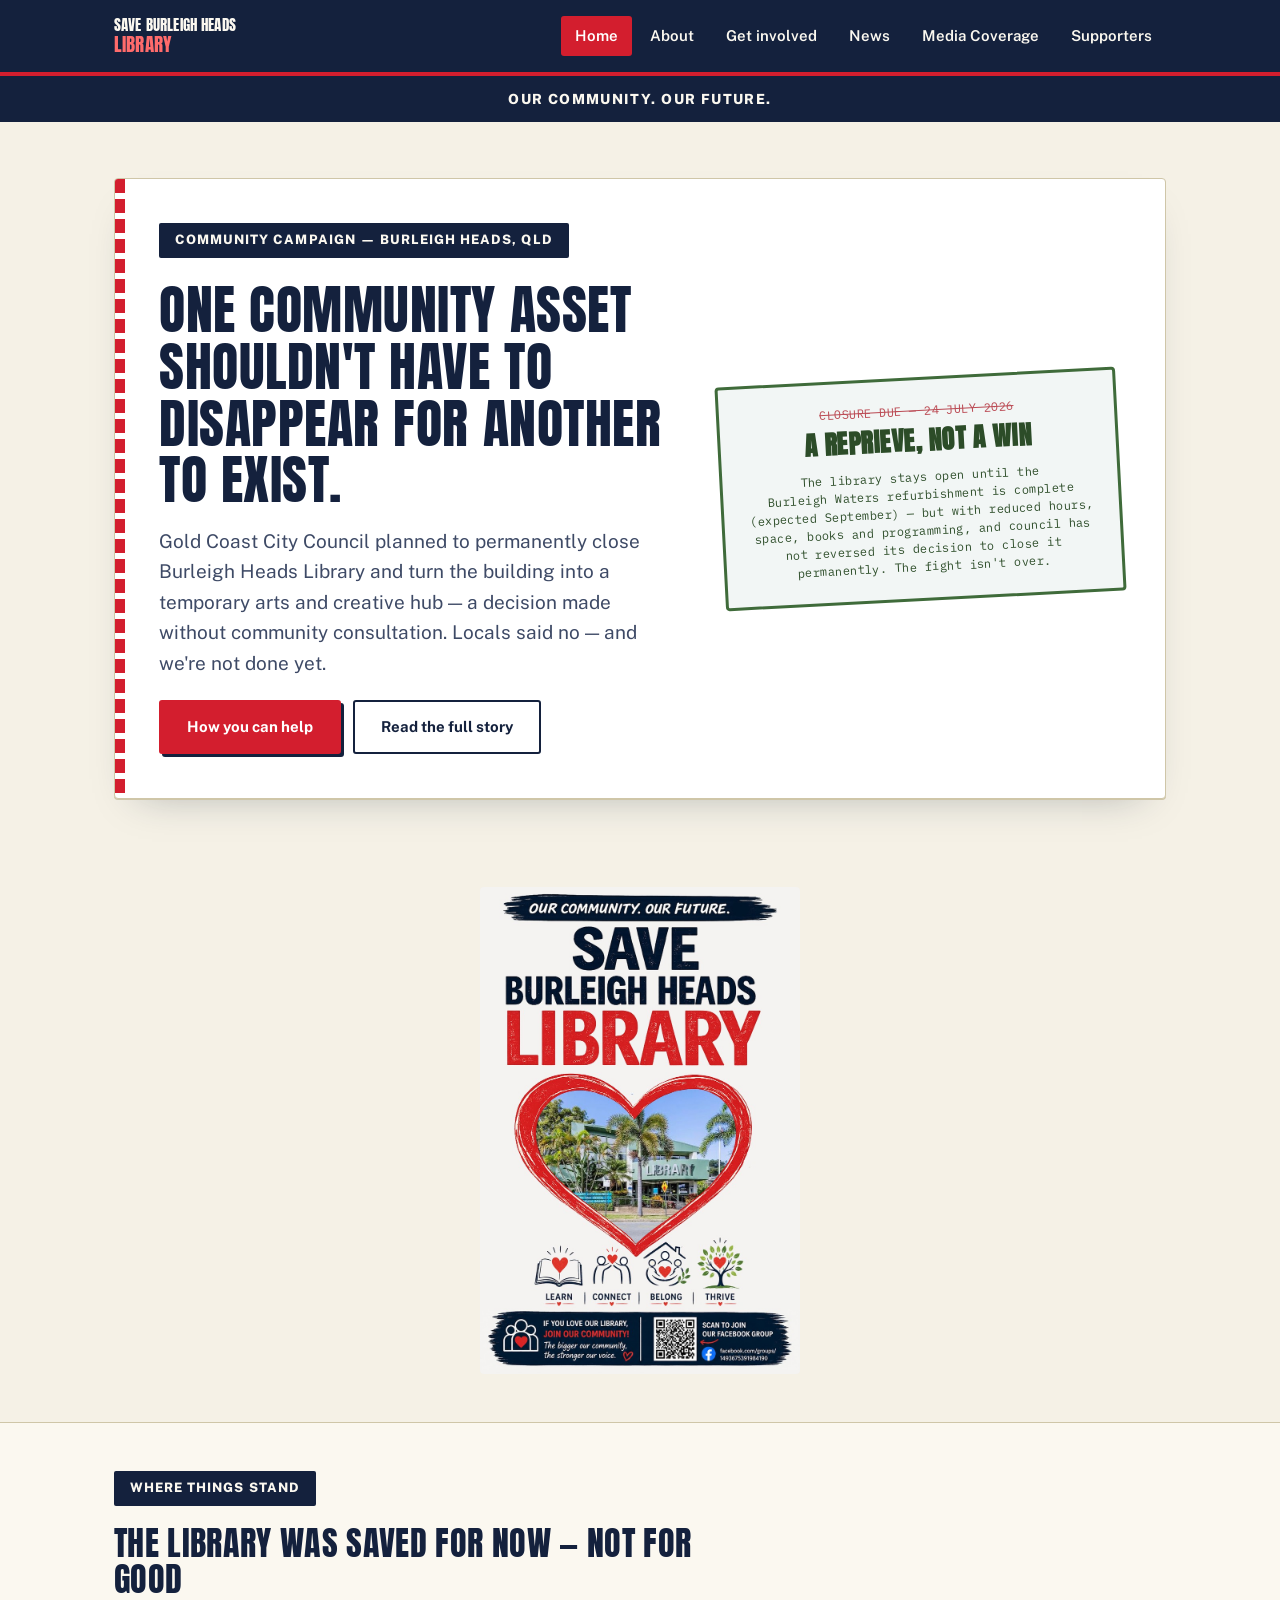
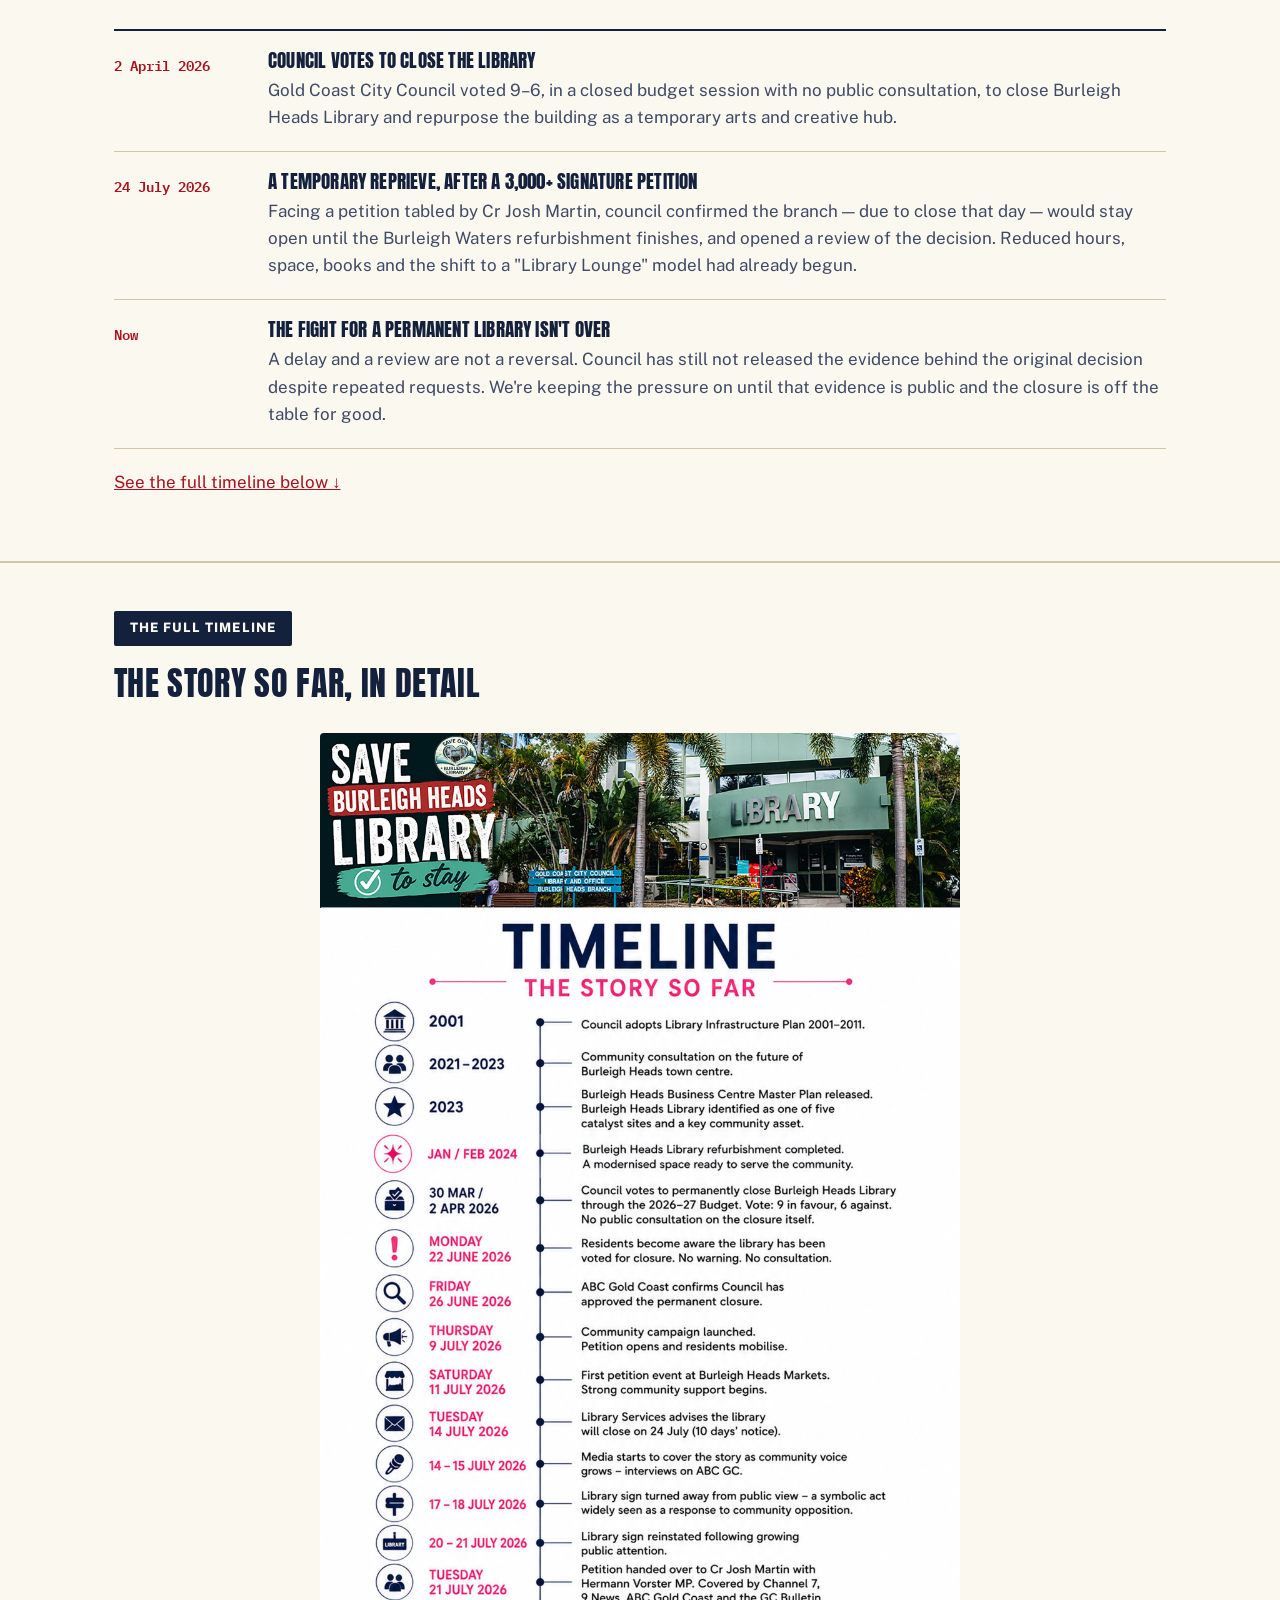
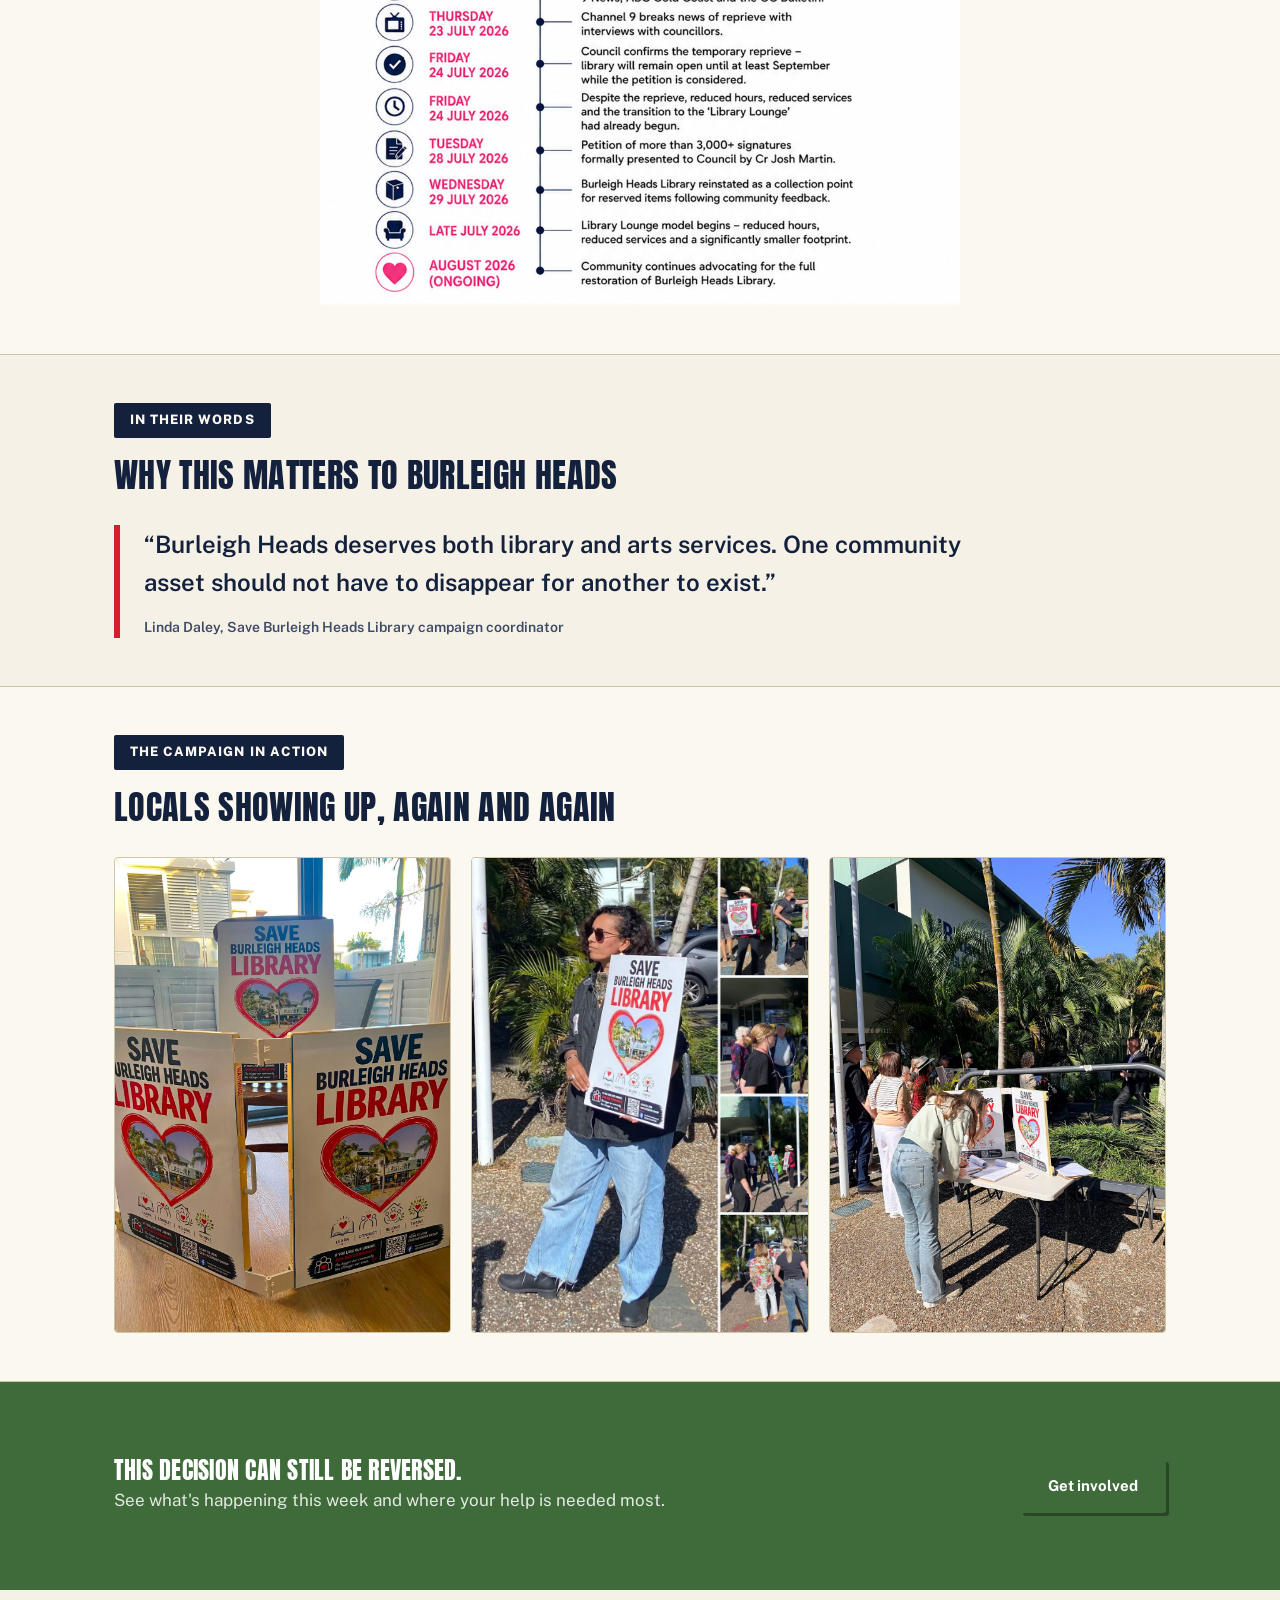
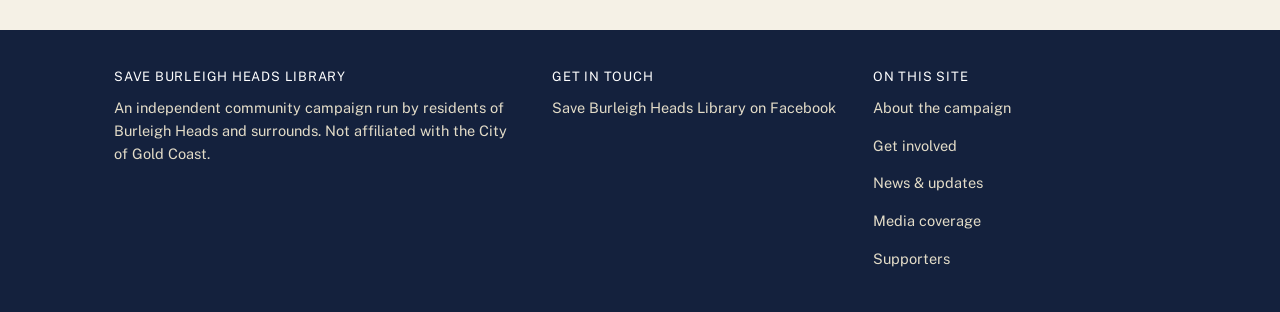
<file: index.html>
<!DOCTYPE html>
<html lang="en-AU">
<head>
<meta charset="UTF-8">
<meta name="viewport" content="width=device-width, initial-scale=1.0">
<title>Save Burleigh Heads Library</title>
<meta name="description" content="A community campaign to keep Burleigh Heads Library open, permanently and in full — not just until the next council decision.">
<link rel="stylesheet" href="style.css">
</head>
<body>

<header class="site-header">
  <div class="wrap">
    <a class="brand" href="index.html">
      <span class="brand-text">SAVE BURLEIGH HEADS<span class="lib">LIBRARY</span></span>
    </a>
    <button class="nav-toggle" aria-expanded="false">Menu ▾</button>
    <nav class="main-nav">
      <ul>
        <li><a href="index.html" class="current">Home</a></li>
        <li><a href="about.html">About</a></li>
        <li><a href="get-involved.html">Get involved</a></li>
        <li><a href="news.html">News</a></li>
        <li><a href="media-coverage.html">Media Coverage</a></li>
        <li><a href="supporters.html">Supporters</a></li>
      </ul>
    </nav>
  </div>
</header>

<main>

  <div class="ribbon">Our community. Our future.</div>

  <section class="hero">
    <div class="wrap">
      <div class="stamp-card">
        <div class="stamp-card-inner">
          <div>
            <p class="eyebrow">Community campaign — Burleigh Heads, QLD</p>
            <h1>One community asset shouldn't have to disappear for another to exist.</h1>
            <p class="lede">Gold Coast City Council planned to permanently close Burleigh Heads Library and turn the building into a temporary arts and creative hub — a decision made without community consultation. Locals said no — and we're not done yet.</p>
            <div class="hero-ctas">
              <a class="btn btn-primary" href="get-involved.html">How you can help</a>
              <a class="btn btn-secondary" href="about.html">Read the full story</a>
            </div>
          </div>
          <div class="status-stamp">
            <div class="small struck">CLOSURE DUE — 24 JULY 2026</div>
            <div class="big">A reprieve, not a win</div>
            <div class="small">The library stays open until the Burleigh&nbsp;Waters refurbishment is complete (expected September) — but with reduced hours, space, books and programming, and council has not reversed its decision to close it permanently. The fight isn't over.</div>
          </div>
        </div>
      </div>
    </div>
  </section>

  <section>
    <div class="wrap">
      <figure class="photo" style="max-width: 320px; margin: 0 auto; border: none;">
        <img src="images/logo-full.jpg" alt="Save Burleigh Heads Library campaign poster" loading="lazy">
      </figure>
    </div>
  </section>

  <section class="alt">
    <div class="wrap">
      <div class="section-head">
        <p class="eyebrow">Where things stand</p>
        <h2>The library was saved for now — not for good</h2>
      </div>
      <div class="ledger">
        <div class="ledger-row">
          <div class="date">2 April 2026</div>
          <div>
            <h3>Council votes to close the library</h3>
            <p>Gold Coast City Council voted 9–6, in a closed budget session with no public consultation, to close Burleigh Heads Library and repurpose the building as a temporary arts and creative hub.</p>
          </div>
        </div>
        <div class="ledger-row">
          <div class="date">24 July 2026</div>
          <div>
            <h3>A temporary reprieve, after a 3,000+ signature petition</h3>
            <p>Facing a petition tabled by Cr Josh Martin, council confirmed the branch — due to close that day — would stay open until the Burleigh Waters refurbishment finishes, and opened a review of the decision. Reduced hours, space, books and the shift to a "Library Lounge" model had already begun.</p>
          </div>
        </div>
        <div class="ledger-row">
          <div class="date">Now</div>
          <div>
            <h3>The fight for a permanent library isn't over</h3>
            <p>A delay and a review are not a reversal. Council has still not released the evidence behind the original decision despite repeated requests. We're keeping the pressure on until that evidence is public and the closure is off the table for good.</p>
          </div>
        </div>
      </div>
      <p style="margin-top: 20px;"><a href="#full-timeline">See the full timeline below ↓</a></p>
    </div>
  </section>

  <section class="alt" id="full-timeline">
    <div class="wrap">
      <div class="section-head">
        <p class="eyebrow">The full timeline</p>
        <h2>The story so far, in detail</h2>
      </div>
      <figure class="photo" style="max-width: 640px; margin: 0 auto; border: none;">
        <img src="images/timeline.jpg" alt="Save Burleigh Heads Library timeline, from the 2001 Library Infrastructure Plan through the 2023 Master Plan, the January/February 2024 refurbishment, the 2026 closure decision, the community campaign and petition, the July 2026 temporary reprieve, and the ongoing advocacy for full restoration" loading="lazy">
      </figure>
    </div>
  </section>

  <section>
    <div class="wrap">
      <div class="section-head">
        <p class="eyebrow">In their words</p>
        <h2>Why this matters to Burleigh Heads</h2>
      </div>
      <blockquote class="quote">
        “Burleigh Heads deserves both library and arts services. One community asset should not have to disappear for another to exist.”
        <cite>Linda Daley, Save Burleigh Heads Library campaign coordinator</cite>
      </blockquote>
    </div>
  </section>

  <section class="alt">
    <div class="wrap">
      <div class="section-head">
        <p class="eyebrow">The campaign in action</p>
        <h2>Locals showing up, again and again</h2>
      </div>
      <div class="card-grid">
        <figure class="photo">
          <img src="images/aframe-signs.jpg" alt="Save Burleigh Heads Library A-frame signs outside the library" loading="lazy">
          <figcaption>Campaign signage outside Burleigh Heads Library</figcaption>
        </figure>
        <figure class="photo">
          <img src="images/canvasser-sign.jpg" alt="Campaign volunteer holding a Save Burleigh Heads Library sign" loading="lazy">
          <figcaption>A volunteer at a community rally</figcaption>
        </figure>
        <figure class="photo">
          <img src="images/petition-table.jpg" alt="Residents signing the petition at a table outside the library" loading="lazy">
          <figcaption>Signing the petition outside council chambers</figcaption>
        </figure>
      </div>
    </div>
  </section>

  <section class="callout-strip">
    <div class="wrap">
      <div>
        <h2>This decision can still be reversed.</h2>
        <p>See what's happening this week and where your help is needed most.</p>
      </div>
      <a class="btn btn-on-dark" href="get-involved.html">Get involved</a>
    </div>
  </section>

</main>

<footer>
  <div class="wrap">
    <div>
      <h4>Save Burleigh Heads Library</h4>
      <p>An independent community campaign run by residents of Burleigh Heads and surrounds. Not affiliated with the City of Gold Coast.</p>
    </div>
    <div>
      <h4>Get in touch</h4>
      <p><a href="https://www.facebook.com/share/g/1Whj6Vqjcn/">Save Burleigh Heads Library on Facebook</a></p>
    </div>
    <div>
      <h4>On this site</h4>
      <p><a href="about.html">About the campaign</a></p>
      <p><a href="get-involved.html">Get involved</a></p>
      <p><a href="news.html">News &amp; updates</a></p>
      <p><a href="media-coverage.html">Media coverage</a></p>
      <p><a href="supporters.html">Supporters</a></p>
    </div>
  </div>
</footer>

<script src="script.js"></script>
</body>
</html>
</file>
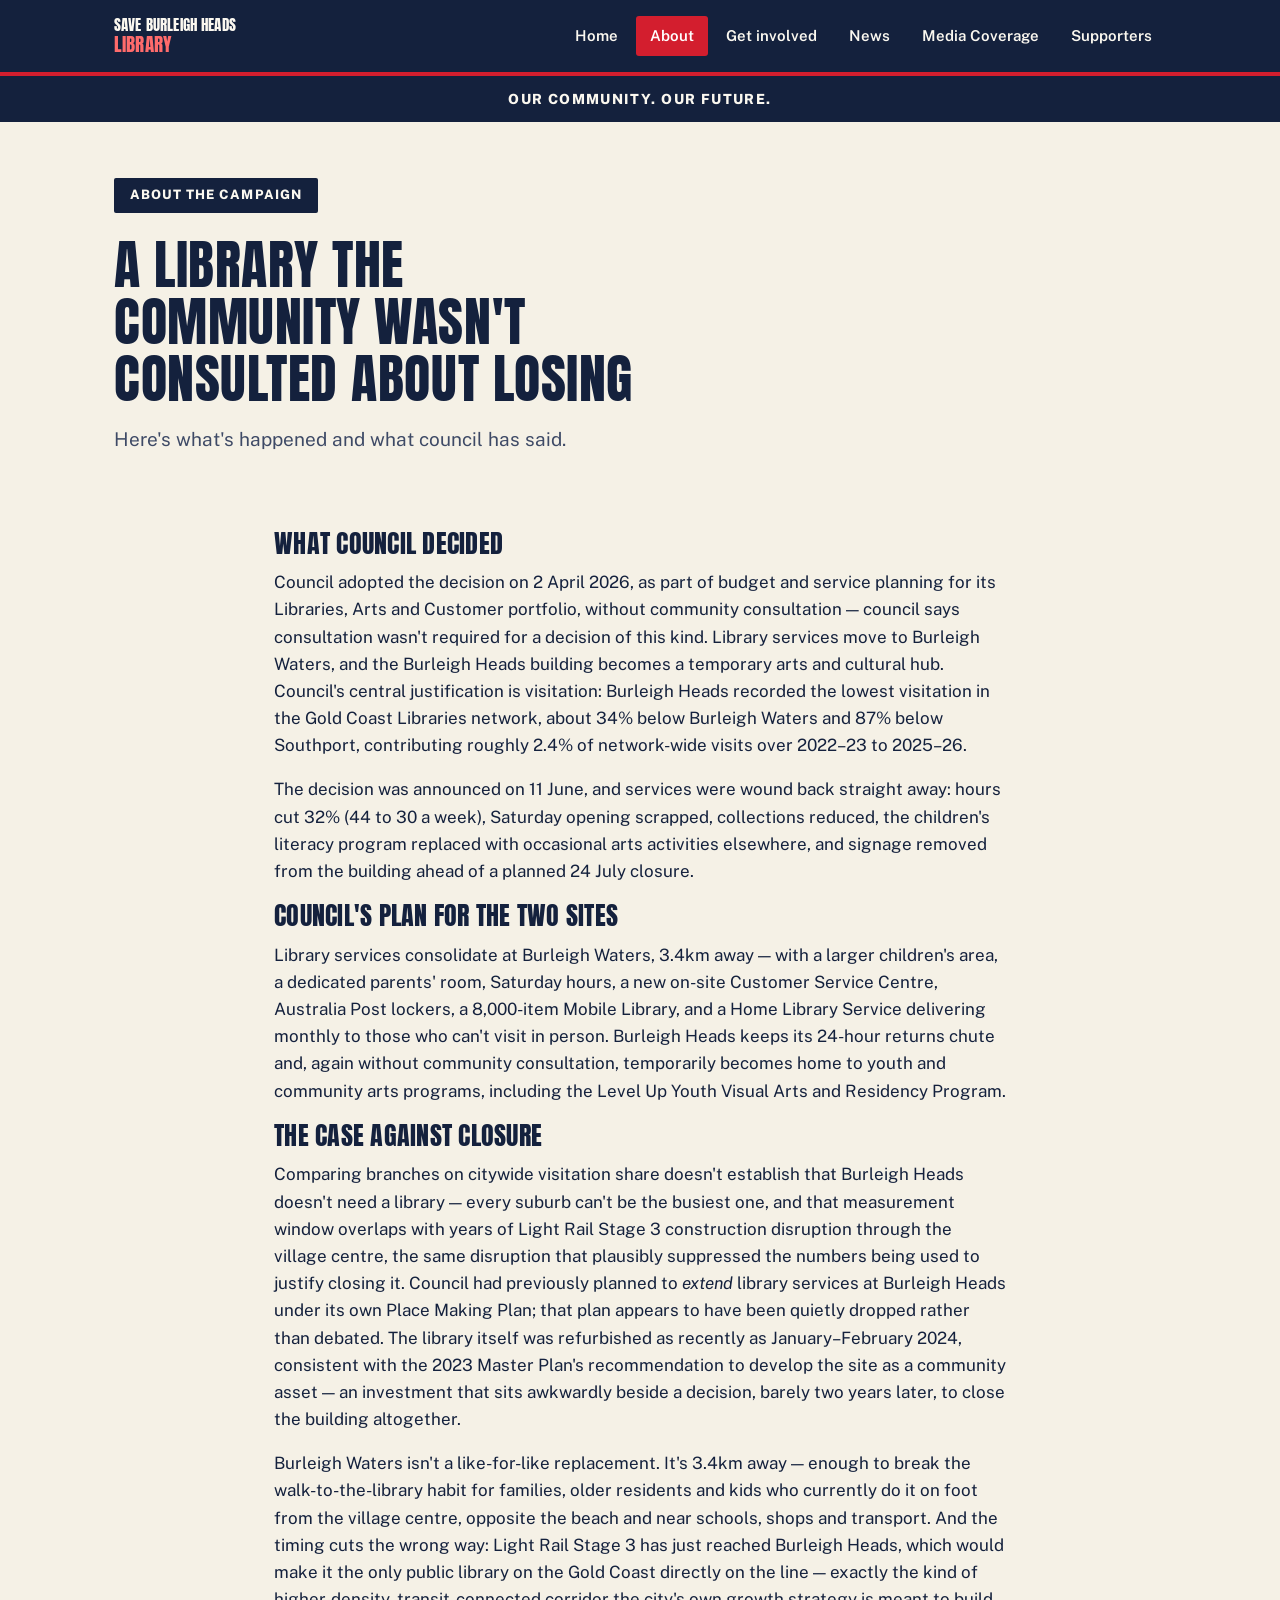
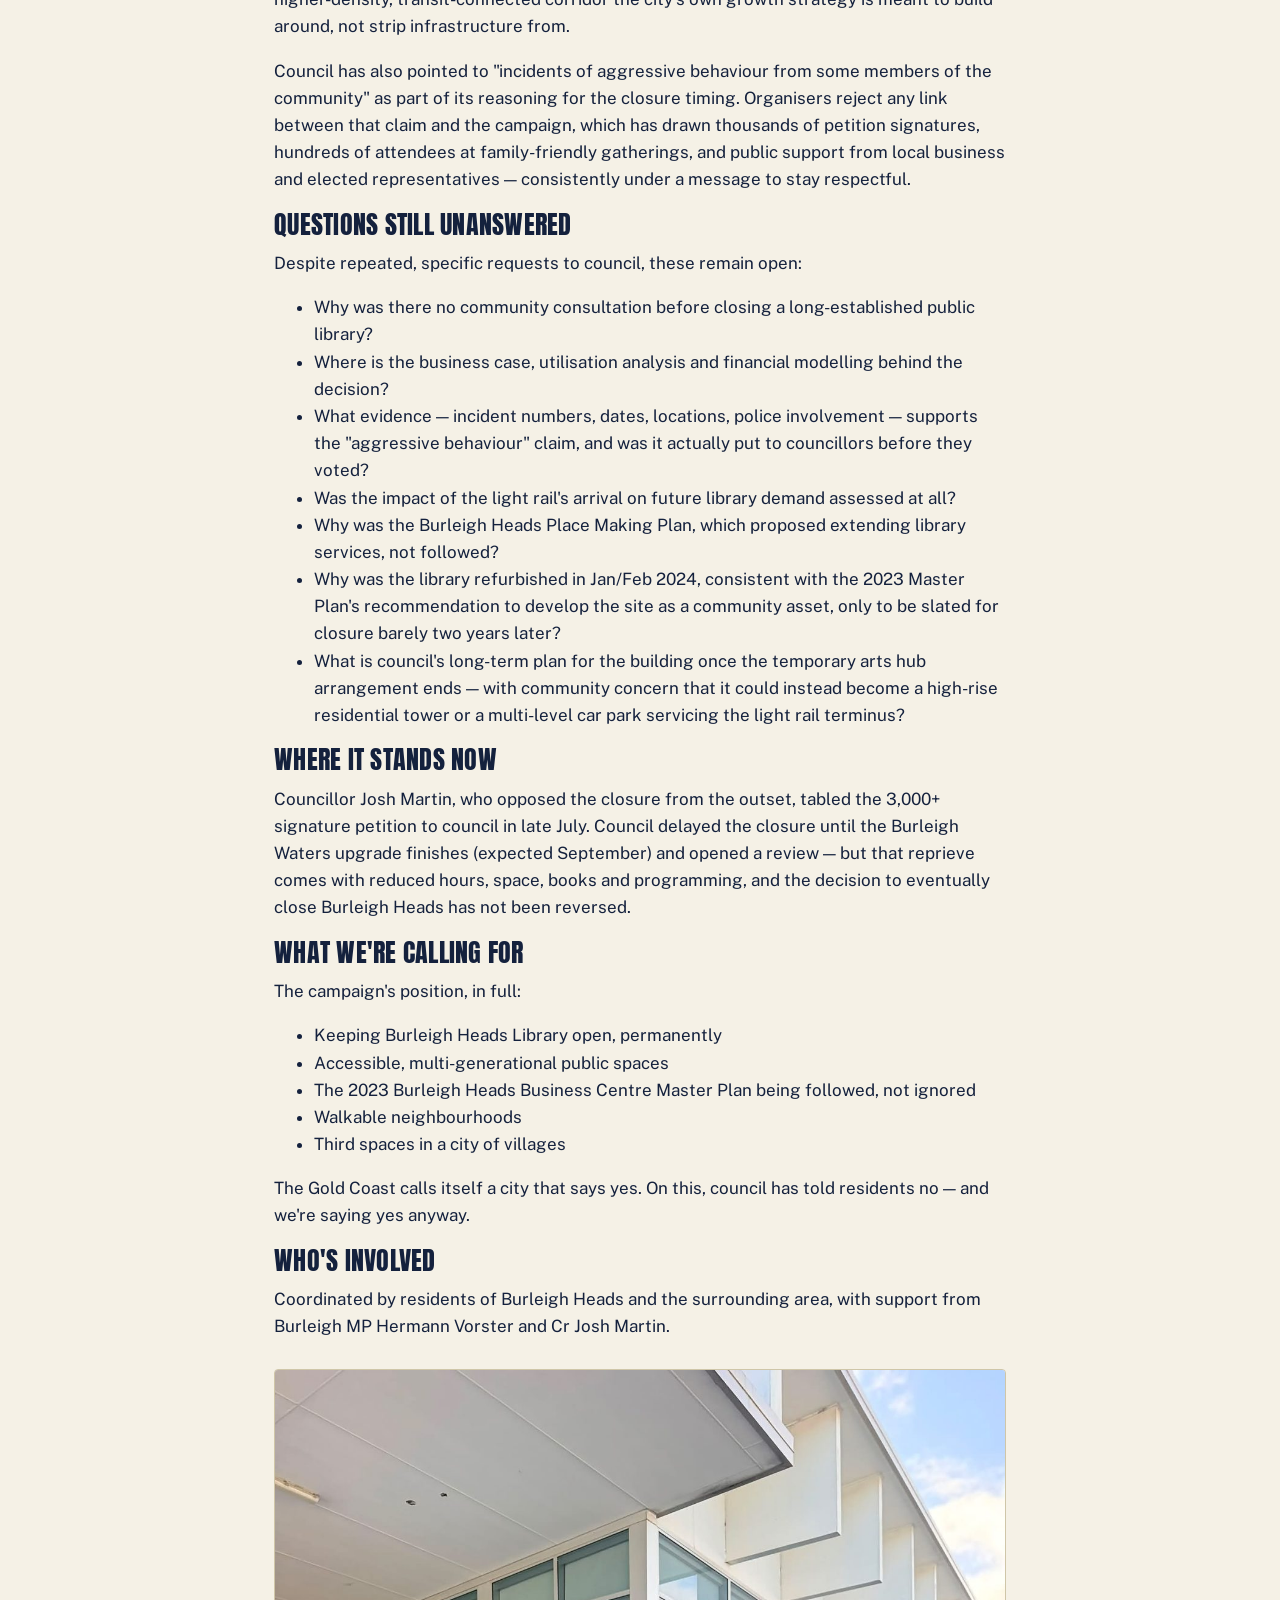
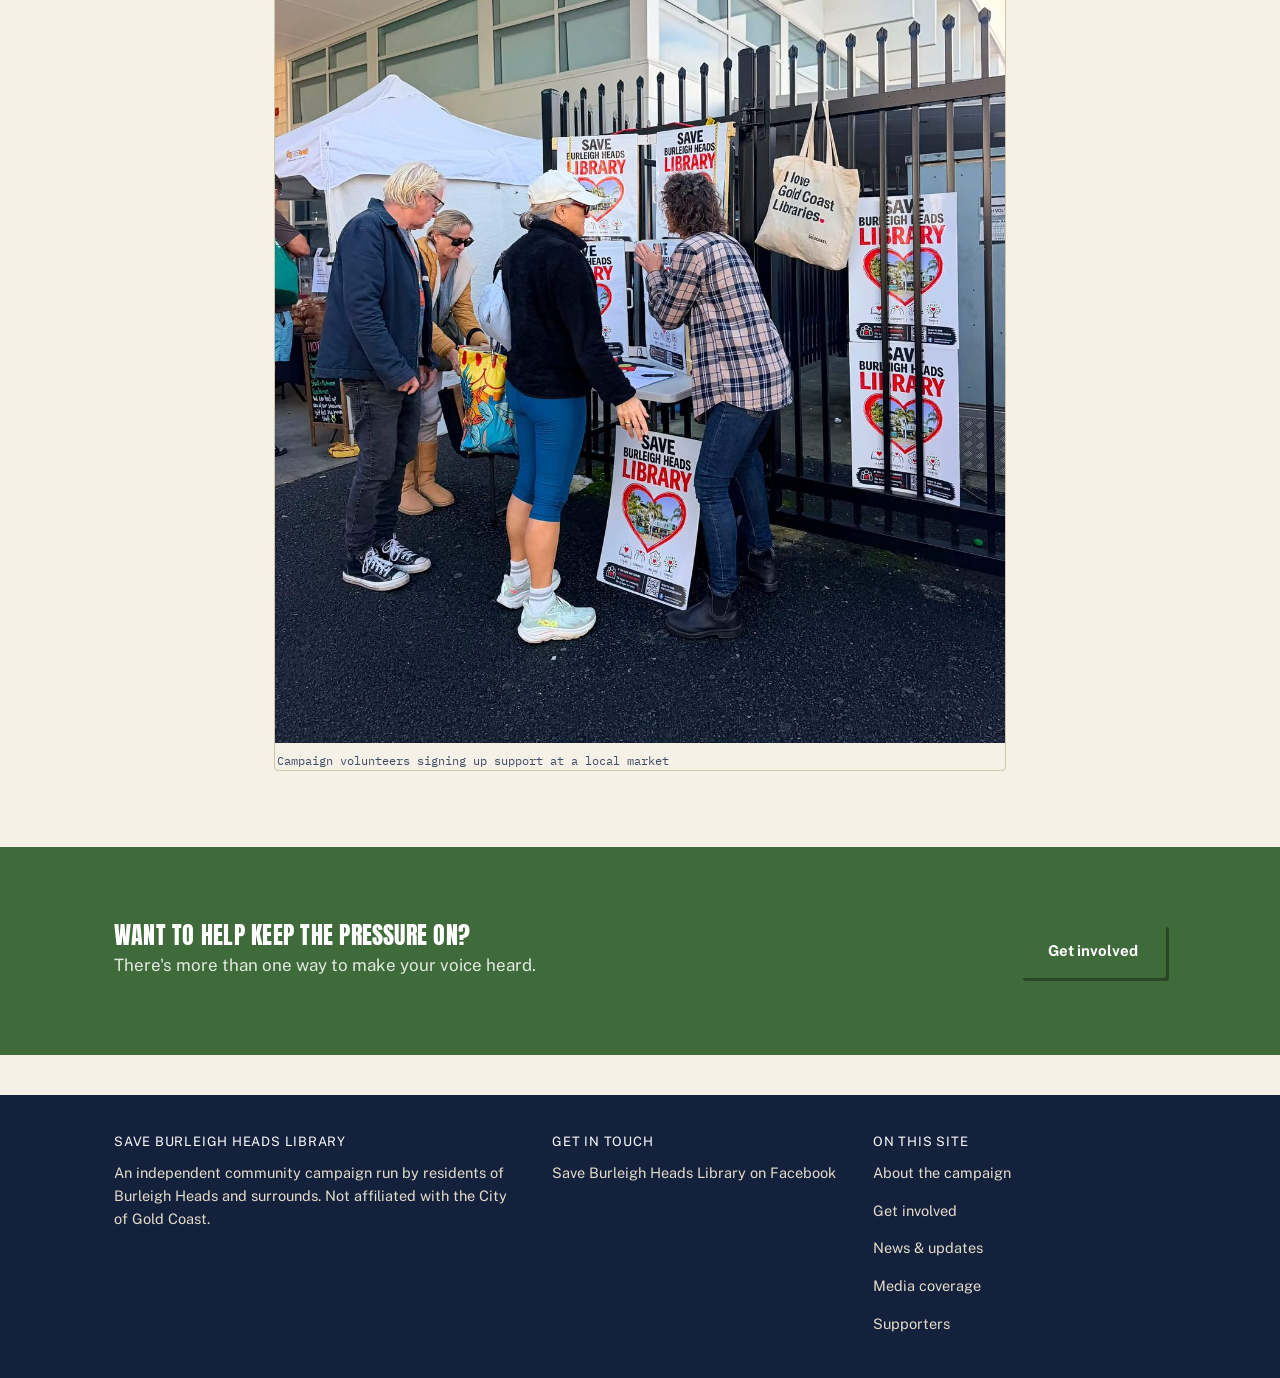
<file: about.html>
<!DOCTYPE html>
<html lang="en-AU">
<head>
<meta charset="UTF-8">
<meta name="viewport" content="width=device-width, initial-scale=1.0">
<title>About the campaign — Save Burleigh Heads Library</title>
<meta name="description" content="Why Burleigh Heads Library is under threat, what council has said, and who's behind the campaign to save it.">
<link rel="stylesheet" href="style.css">
</head>
<body>

<header class="site-header">
  <div class="wrap">
    <a class="brand" href="index.html">
      <span class="brand-text">SAVE BURLEIGH HEADS<span class="lib">LIBRARY</span></span>
    </a>
    <button class="nav-toggle" aria-expanded="false">Menu ▾</button>
    <nav class="main-nav">
      <ul>
        <li><a href="index.html">Home</a></li>
        <li><a href="about.html" class="current">About</a></li>
        <li><a href="get-involved.html">Get involved</a></li>
        <li><a href="news.html">News</a></li>
        <li><a href="media-coverage.html">Media Coverage</a></li>
        <li><a href="supporters.html">Supporters</a></li>
      </ul>
    </nav>
  </div>
</header>

<main>

  <div class="ribbon">Our community. Our future.</div>

  <section class="hero" style="padding-bottom: 8px;">
    <div class="wrap">
      <p class="eyebrow">About the campaign</p>
      <h1 style="max-width: 20ch;">A library the community wasn't consulted about losing</h1>
      <p class="lede" style="max-width: 60ch;">Here's what's happened and what council has said.</p>
    </div>
  </section>

  <section>
    <div class="wrap" style="max-width: 780px;">

      <h2>What council decided</h2>
      <p>Council adopted the decision on 2 April 2026, as part of budget and service planning for its Libraries, Arts and Customer portfolio, without community consultation — council says consultation wasn't required for a decision of this kind. Library services move to Burleigh Waters, and the Burleigh Heads building becomes a temporary arts and cultural hub. Council's central justification is visitation: Burleigh Heads recorded the lowest visitation in the Gold Coast Libraries network, about 34% below Burleigh Waters and 87% below Southport, contributing roughly 2.4% of network-wide visits over 2022–23 to 2025–26.</p>
      <p>The decision was announced on 11 June, and services were wound back straight away: hours cut 32% (44 to 30 a week), Saturday opening scrapped, collections reduced, the children's literacy program replaced with occasional arts activities elsewhere, and signage removed from the building ahead of a planned 24 July closure.</p>

      <h2>Council's plan for the two sites</h2>
      <p>Library services consolidate at Burleigh Waters, 3.4km away — with a larger children's area, a dedicated parents' room, Saturday hours, a new on-site Customer Service Centre, Australia Post lockers, a 8,000-item Mobile Library, and a Home Library Service delivering monthly to those who can't visit in person. Burleigh Heads keeps its 24-hour returns chute and, again without community consultation, temporarily becomes home to youth and community arts programs, including the Level Up Youth Visual Arts and Residency Program.</p>

      <h2>The case against closure</h2>
      <p>Comparing branches on citywide visitation share doesn't establish that Burleigh Heads doesn't need a library — every suburb can't be the busiest one, and that measurement window overlaps with years of Light Rail Stage 3 construction disruption through the village centre, the same disruption that plausibly suppressed the numbers being used to justify closing it. Council had previously planned to <em>extend</em> library services at Burleigh Heads under its own Place Making Plan; that plan appears to have been quietly dropped rather than debated. The library itself was refurbished as recently as January–February 2024, consistent with the 2023 Master Plan's recommendation to develop the site as a community asset — an investment that sits awkwardly beside a decision, barely two years later, to close the building altogether.</p>
      <p>Burleigh Waters isn't a like-for-like replacement. It's 3.4km away — enough to break the walk-to-the-library habit for families, older residents and kids who currently do it on foot from the village centre, opposite the beach and near schools, shops and transport. And the timing cuts the wrong way: Light Rail Stage 3 has just reached Burleigh Heads, which would make it the only public library on the Gold Coast directly on the line — exactly the kind of higher-density, transit-connected corridor the city's own growth strategy is meant to build around, not strip infrastructure from.</p>
      <p>Council has also pointed to "incidents of aggressive behaviour from some members of the community" as part of its reasoning for the closure timing. Organisers reject any link between that claim and the campaign, which has drawn thousands of petition signatures, hundreds of attendees at family-friendly gatherings, and public support from local business and elected representatives — consistently under a message to stay respectful.</p>

      <h2>Questions still unanswered</h2>
      <p>Despite repeated, specific requests to council, these remain open:</p>
      <ul>
        <li>Why was there no community consultation before closing a long-established public library?</li>
        <li>Where is the business case, utilisation analysis and financial modelling behind the decision?</li>
        <li>What evidence — incident numbers, dates, locations, police involvement — supports the "aggressive behaviour" claim, and was it actually put to councillors before they voted?</li>
        <li>Was the impact of the light rail's arrival on future library demand assessed at all?</li>
        <li>Why was the Burleigh Heads Place Making Plan, which proposed extending library services, not followed?</li>
        <li>Why was the library refurbished in Jan/Feb 2024, consistent with the 2023 Master Plan's recommendation to develop the site as a community asset, only to be slated for closure barely two years later?</li>
        <li>What is council's long-term plan for the building once the temporary arts hub arrangement ends — with community concern that it could instead become a high-rise residential tower or a multi-level car park servicing the light rail terminus?</li>
      </ul>

      <h2>Where it stands now</h2>
      <p>Councillor Josh Martin, who opposed the closure from the outset, tabled the 3,000+ signature petition to council in late July. Council delayed the closure until the Burleigh Waters upgrade finishes (expected September) and opened a review — but that reprieve comes with reduced hours, space, books and programming, and the decision to eventually close Burleigh Heads has not been reversed.</p>

      <h2>What we're calling for</h2>
      <p>The campaign's position, in full:</p>
      <ul>
        <li>Keeping Burleigh Heads Library open, permanently</li>
        <li>Accessible, multi-generational public spaces</li>
        <li>The 2023 Burleigh Heads Business Centre Master Plan being followed, not ignored</li>
        <li>Walkable neighbourhoods</li>
        <li>Third spaces in a city of villages</li>
      </ul>
      <p>The Gold Coast calls itself a city that says yes. On this, council has told residents no — and we're saying yes anyway.</p>

      <h2>Who's involved</h2>
      <p>Coordinated by residents of Burleigh Heads and the surrounding area, with support from Burleigh MP Hermann Vorster and Cr Josh Martin.</p>

      <figure class="photo" style="margin: 28px 0;">
        <img src="images/market-stall.jpg" alt="Campaign volunteers with Save Burleigh Heads Library signs at a local market stall" loading="lazy">
        <figcaption>Campaign volunteers signing up support at a local market</figcaption>
      </figure>
    </div>
  </section>

  <section class="callout-strip">
    <div class="wrap">
      <div>
        <h2>Want to help keep the pressure on?</h2>
        <p>There's more than one way to make your voice heard.</p>
      </div>
      <a class="btn btn-on-dark" href="get-involved.html">Get involved</a>
    </div>
  </section>

</main>

<footer>
  <div class="wrap">
    <div>
      <h4>Save Burleigh Heads Library</h4>
      <p>An independent community campaign run by residents of Burleigh Heads and surrounds. Not affiliated with the City of Gold Coast.</p>
    </div>
    <div>
      <h4>Get in touch</h4>
      <p><a href="https://www.facebook.com/share/g/1Whj6Vqjcn/">Save Burleigh Heads Library on Facebook</a></p>
    </div>
    <div>
      <h4>On this site</h4>
      <p><a href="about.html">About the campaign</a></p>
      <p><a href="get-involved.html">Get involved</a></p>
      <p><a href="news.html">News &amp; updates</a></p>
      <p><a href="media-coverage.html">Media coverage</a></p>
      <p><a href="supporters.html">Supporters</a></p>
    </div>
  </div>
</footer>

<script src="script.js"></script>
</body>
</html>
</file>
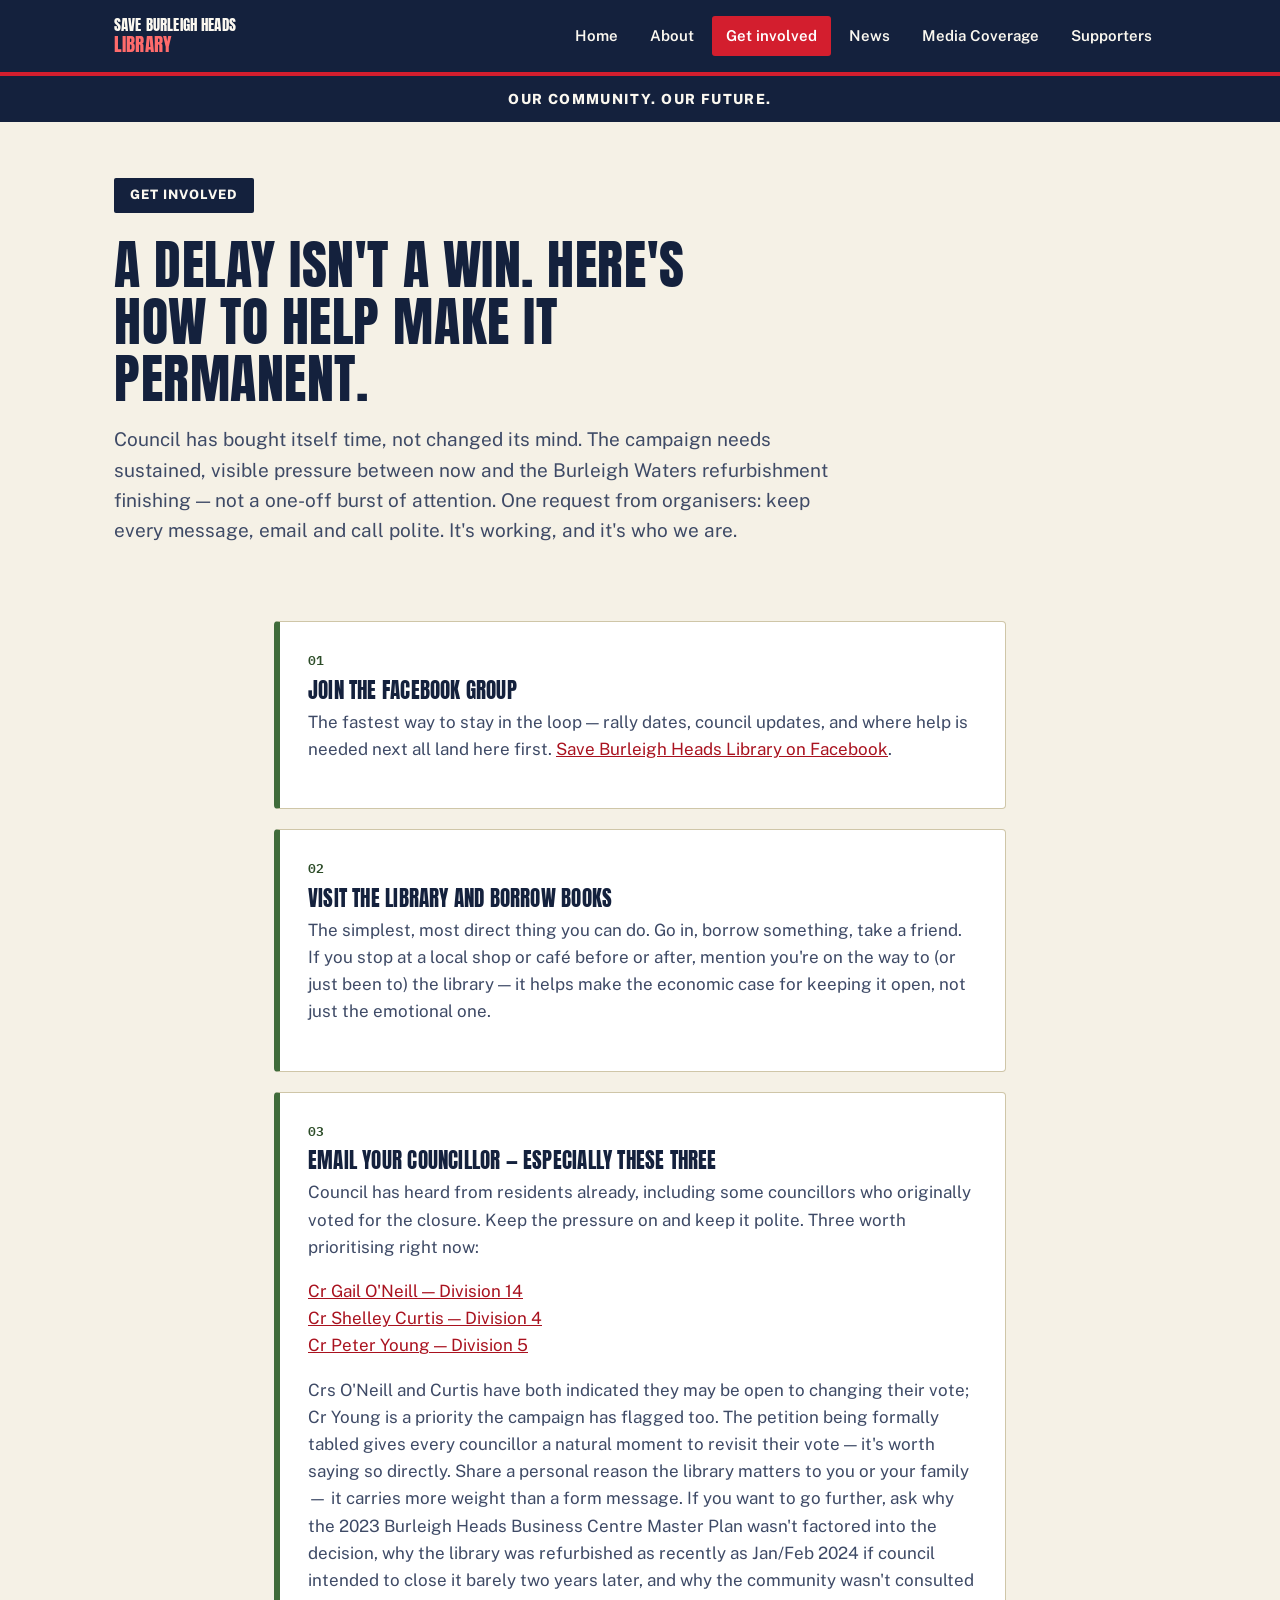
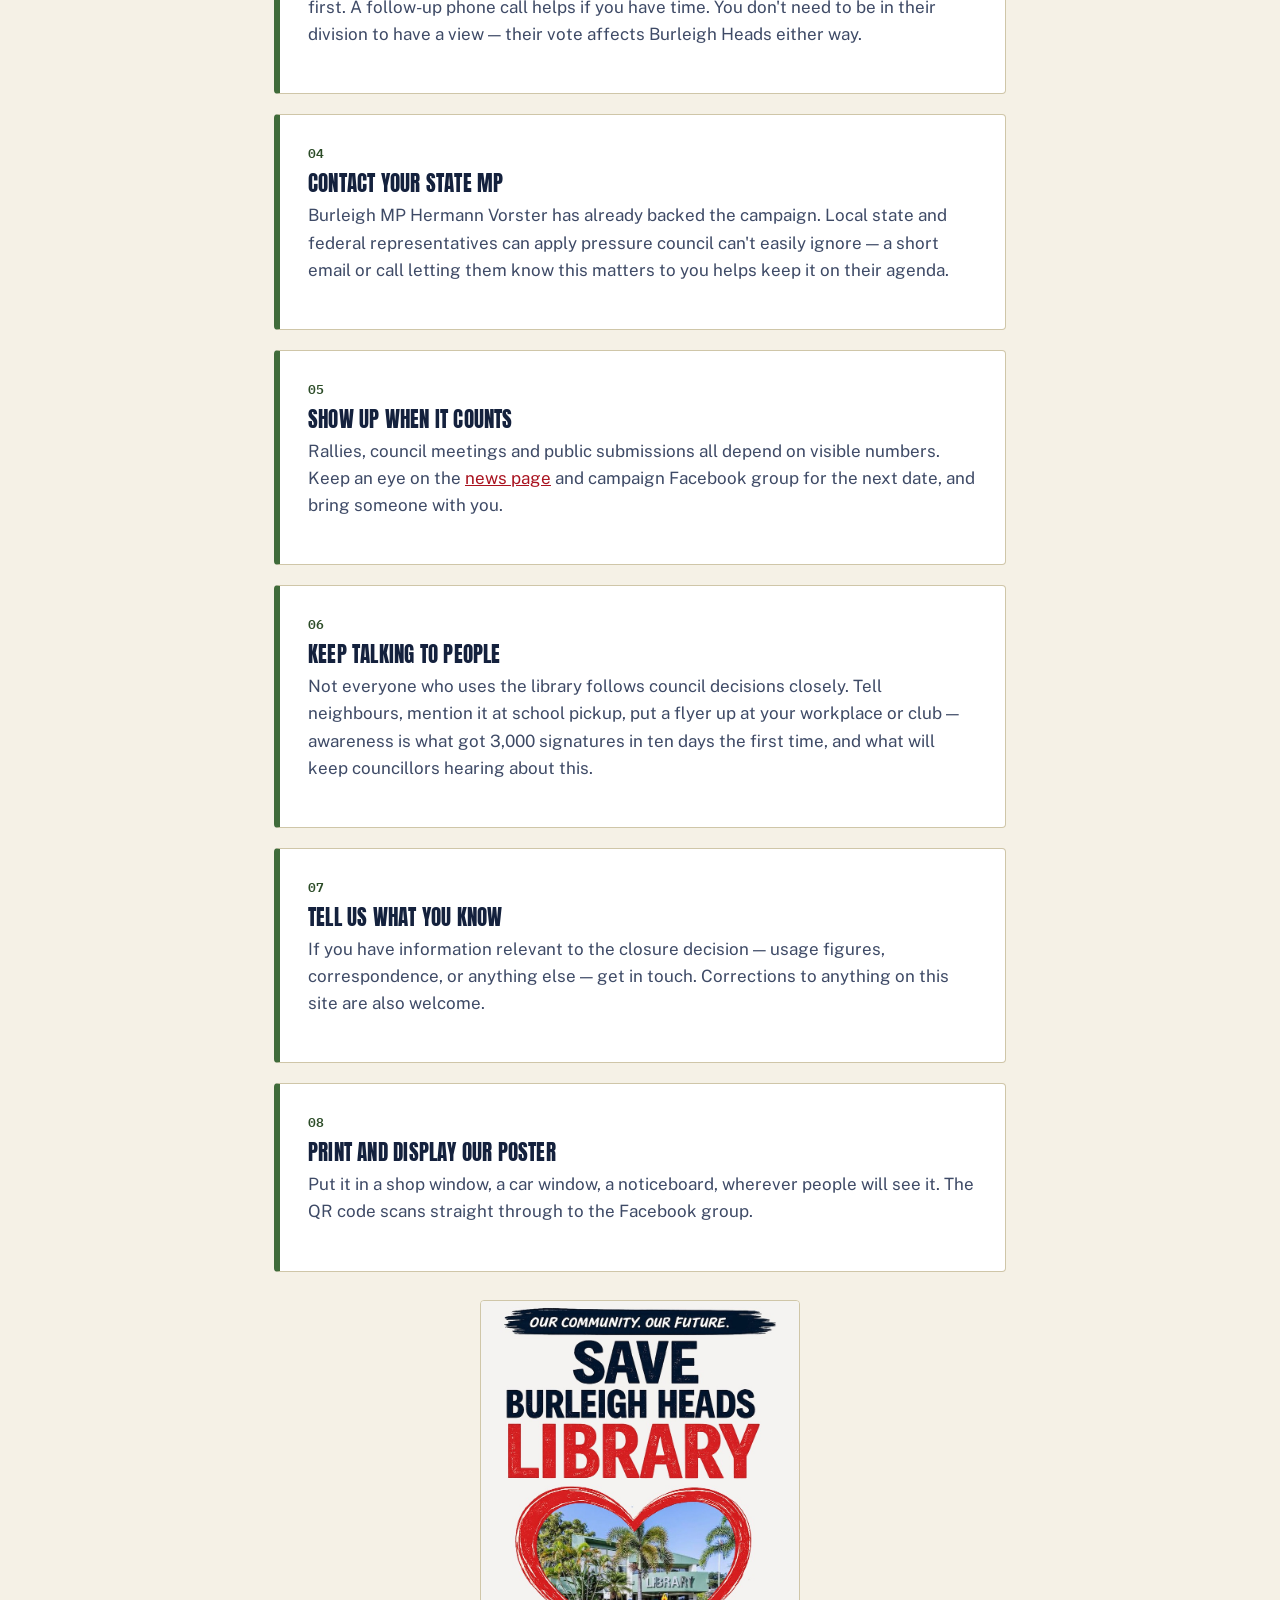
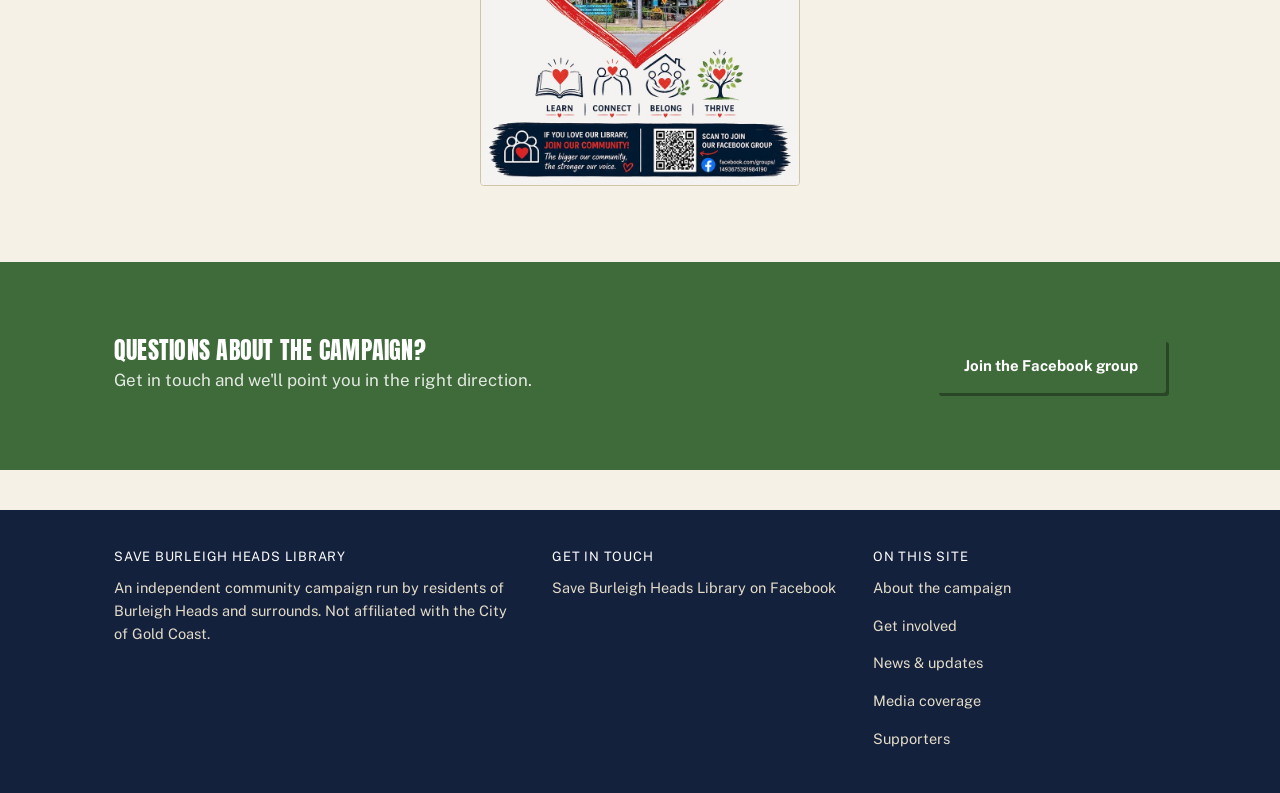
<file: get-involved.html>
<!DOCTYPE html>
<html lang="en-AU">
<head>
<meta charset="UTF-8">
<meta name="viewport" content="width=device-width, initial-scale=1.0">
<title>Get involved — Save Burleigh Heads Library</title>
<meta name="description" content="Ways to help keep Burleigh Heads Library open for good — from writing to councillors to sharing what you know.">
<link rel="stylesheet" href="style.css">
</head>
<body>

<header class="site-header">
  <div class="wrap">
    <a class="brand" href="index.html">
      <span class="brand-text">SAVE BURLEIGH HEADS<span class="lib">LIBRARY</span></span>
    </a>
    <button class="nav-toggle" aria-expanded="false">Menu ▾</button>
    <nav class="main-nav">
      <ul>
        <li><a href="index.html">Home</a></li>
        <li><a href="about.html">About</a></li>
        <li><a href="get-involved.html" class="current">Get involved</a></li>
        <li><a href="news.html">News</a></li>
        <li><a href="media-coverage.html">Media Coverage</a></li>
        <li><a href="supporters.html">Supporters</a></li>
      </ul>
    </nav>
  </div>
</header>

<main>

  <div class="ribbon">Our community. Our future.</div>

  <section class="hero" style="padding-bottom: 8px;">
    <div class="wrap">
      <p class="eyebrow">Get involved</p>
      <h1 style="max-width: 22ch;">A delay isn't a win. Here's how to help make it permanent.</h1>
      <p class="lede" style="max-width: 60ch;">Council has bought itself time, not changed its mind. The campaign needs sustained, visible pressure between now and the Burleigh Waters refurbishment finishing — not a one-off burst of attention. One request from organisers: keep every message, email and call polite. It's working, and it's who we are.</p>
    </div>
  </section>

  <section>
    <div class="wrap" style="max-width: 780px;">

      <div class="action-card">
        <span class="num">01</span>
        <h3>Join the Facebook group</h3>
        <p>The fastest way to stay in the loop — rally dates, council updates, and where help is needed next all land here first. <a href="https://www.facebook.com/share/g/1Whj6Vqjcn/">Save Burleigh Heads Library on Facebook</a>.</p>
      </div>

      <div class="action-card">
        <span class="num">02</span>
        <h3>Visit the library and borrow books</h3>
        <p>The simplest, most direct thing you can do. Go in, borrow something, take a friend. If you stop at a local shop or café before or after, mention you're on the way to (or just been to) the library — it helps make the economic case for keeping it open, not just the emotional one.</p>
      </div>

      <div class="action-card">
        <span class="num">03</span>
        <h3>Email your councillor — especially these three</h3>
        <p>Council has heard from residents already, including some councillors who originally voted for the closure. Keep the pressure on and keep it polite. Three worth prioritising right now:</p>
        <p>
          <a href="https://www.goldcoast.qld.gov.au/Council/Mayor-Councillors/Division-14">Cr Gail O'Neill — Division 14</a><br>
          <a href="https://www.goldcoast.qld.gov.au/Council/Mayor-Councillors/Division-4">Cr Shelley Curtis — Division 4</a><br>
          <a href="https://www.goldcoast.qld.gov.au/Council/Mayor-Councillors/Division-5">Cr Peter Young — Division 5</a>
        </p>
        <p>Crs O'Neill and Curtis have both indicated they may be open to changing their vote; Cr Young is a priority the campaign has flagged too. The petition being formally tabled gives every councillor a natural moment to revisit their vote — it's worth saying so directly. Share a personal reason the library matters to you or your family — it carries more weight than a form message. If you want to go further, ask why the 2023 Burleigh Heads Business Centre Master Plan wasn't factored into the decision, why the library was refurbished as recently as Jan/Feb 2024 if council intended to close it barely two years later, and why the community wasn't consulted first. A follow-up phone call helps if you have time. You don't need to be in their division to have a view — their vote affects Burleigh Heads either way.</p>
      </div>

      <div class="action-card">
        <span class="num">04</span>
        <h3>Contact your state MP</h3>
        <p>Burleigh MP Hermann Vorster has already backed the campaign. Local state and federal representatives can apply pressure council can't easily ignore — a short email or call letting them know this matters to you helps keep it on their agenda.</p>
      </div>

      <div class="action-card">
        <span class="num">05</span>
        <h3>Show up when it counts</h3>
        <p>Rallies, council meetings and public submissions all depend on visible numbers. Keep an eye on the <a href="news.html">news page</a> and campaign Facebook group for the next date, and bring someone with you.</p>
      </div>

      <div class="action-card">
        <span class="num">06</span>
        <h3>Keep talking to people</h3>
        <p>Not everyone who uses the library follows council decisions closely. Tell neighbours, mention it at school pickup, put a flyer up at your workplace or club — awareness is what got 3,000 signatures in ten days the first time, and what will keep councillors hearing about this.</p>
      </div>

      <div class="action-card">
        <span class="num">07</span>
        <h3>Tell us what you know</h3>
        <p>If you have information relevant to the closure decision — usage figures, correspondence, or anything else — get in touch. Corrections to anything on this site are also welcome.</p>
      </div>

      <div class="action-card">
        <span class="num">08</span>
        <h3>Print and display our poster</h3>
        <p>Put it in a shop window, a car window, a noticeboard, wherever people will see it. The QR code scans straight through to the Facebook group.</p>
      </div>

      <figure class="photo" style="max-width: 320px; margin: 28px auto;">
        <img src="images/logo-full.jpg" alt="Save Burleigh Heads Library campaign poster" loading="lazy">
      </figure>

    </div>
  </section>

  <section class="callout-strip">
    <div class="wrap">
      <div>
        <h2>Questions about the campaign?</h2>
        <p>Get in touch and we'll point you in the right direction.</p>
      </div>
      <a class="btn btn-on-dark" href="https://www.facebook.com/share/g/1Whj6Vqjcn/">Join the Facebook group</a>
    </div>
  </section>

</main>

<footer>
  <div class="wrap">
    <div>
      <h4>Save Burleigh Heads Library</h4>
      <p>An independent community campaign run by residents of Burleigh Heads and surrounds. Not affiliated with the City of Gold Coast.</p>
    </div>
    <div>
      <h4>Get in touch</h4>
      <p><a href="https://www.facebook.com/share/g/1Whj6Vqjcn/">Save Burleigh Heads Library on Facebook</a></p>
    </div>
    <div>
      <h4>On this site</h4>
      <p><a href="about.html">About the campaign</a></p>
      <p><a href="get-involved.html">Get involved</a></p>
      <p><a href="news.html">News &amp; updates</a></p>
      <p><a href="media-coverage.html">Media coverage</a></p>
      <p><a href="supporters.html">Supporters</a></p>
    </div>
  </div>
</footer>

<script src="script.js"></script>
</body>
</html>
</file>
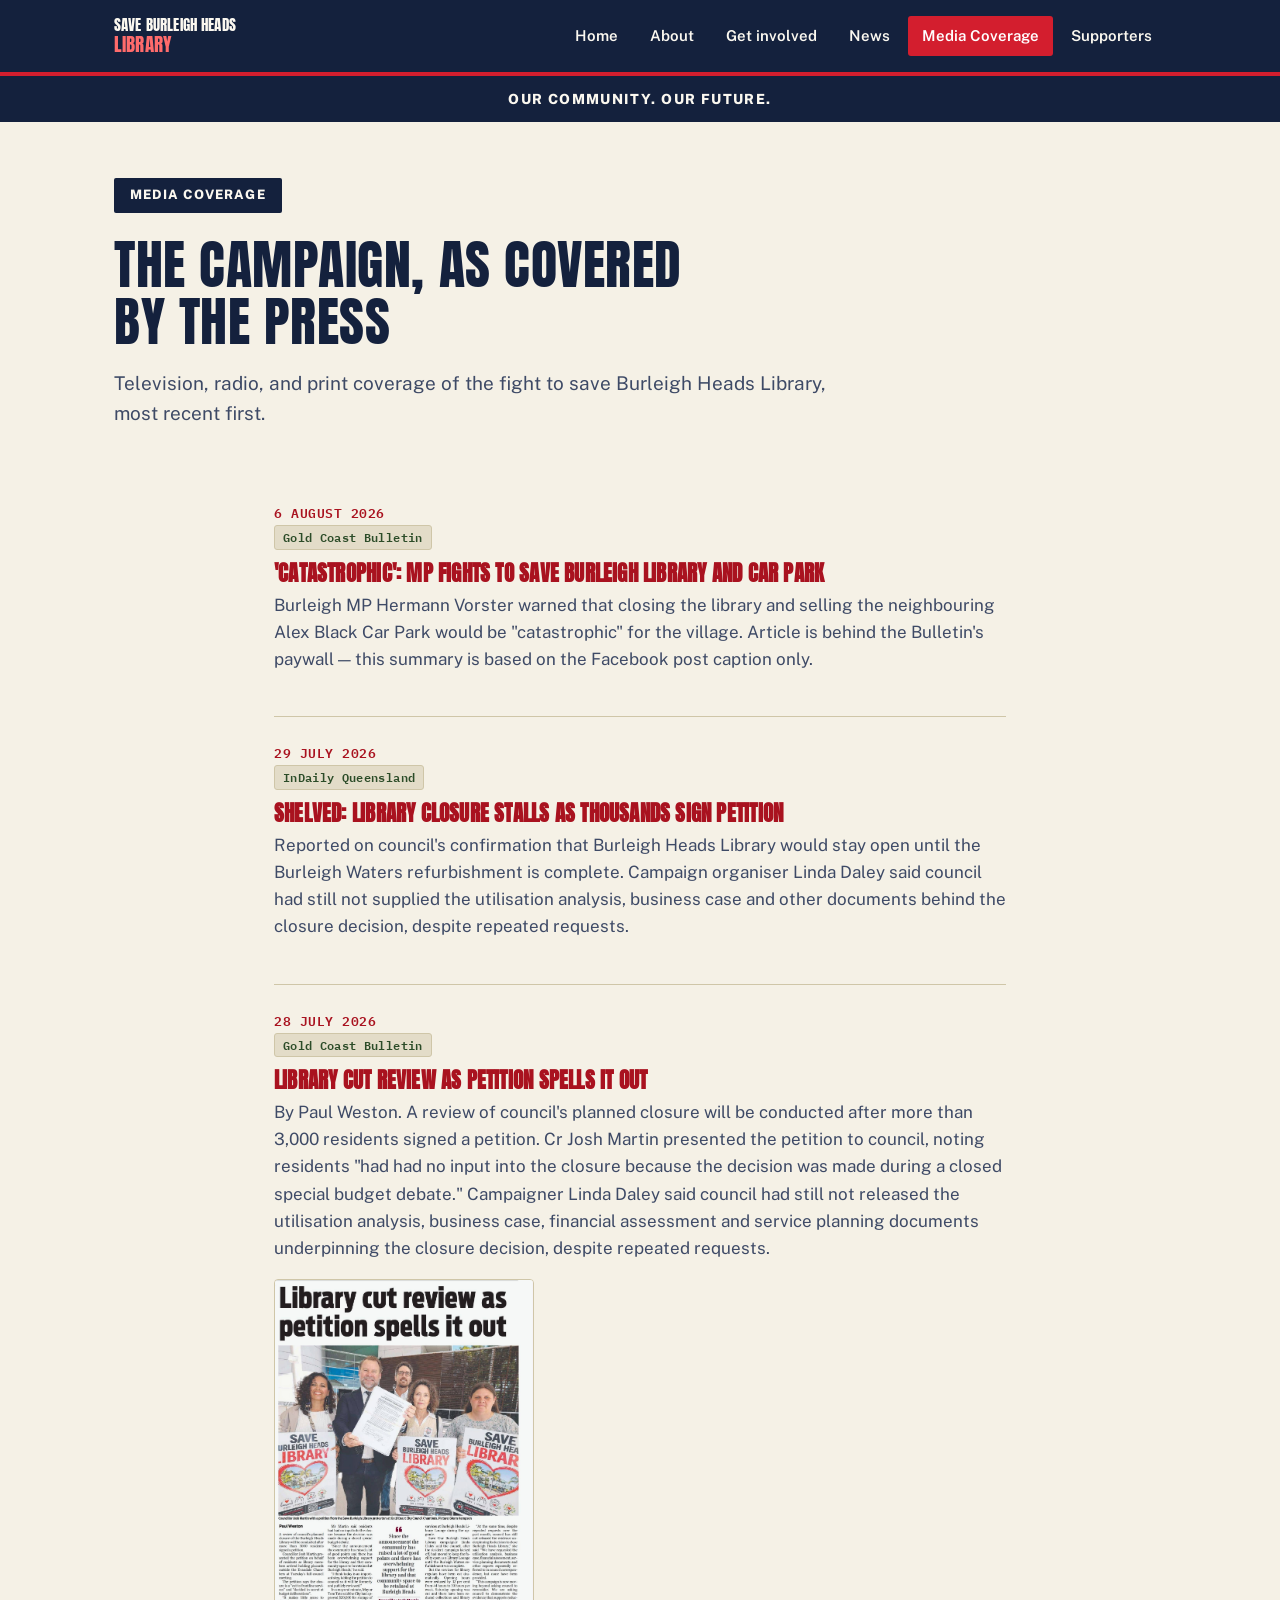
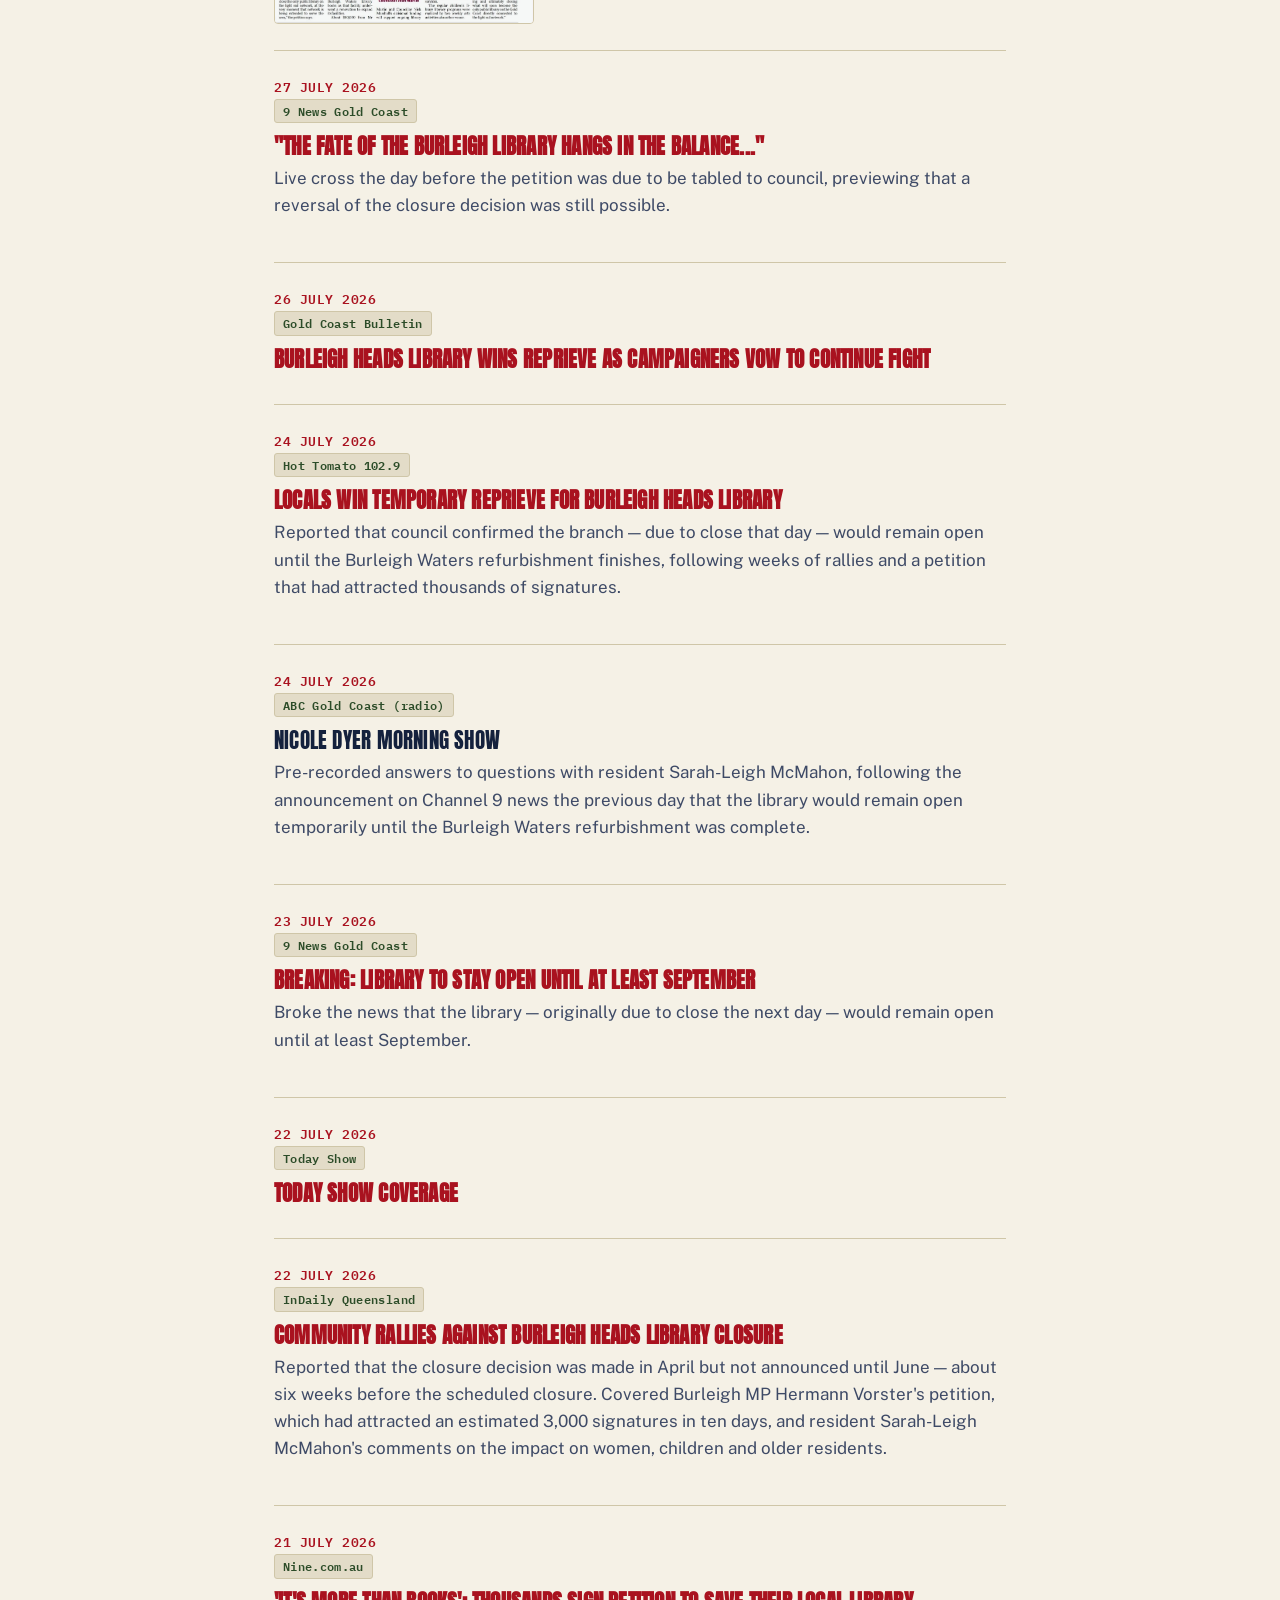
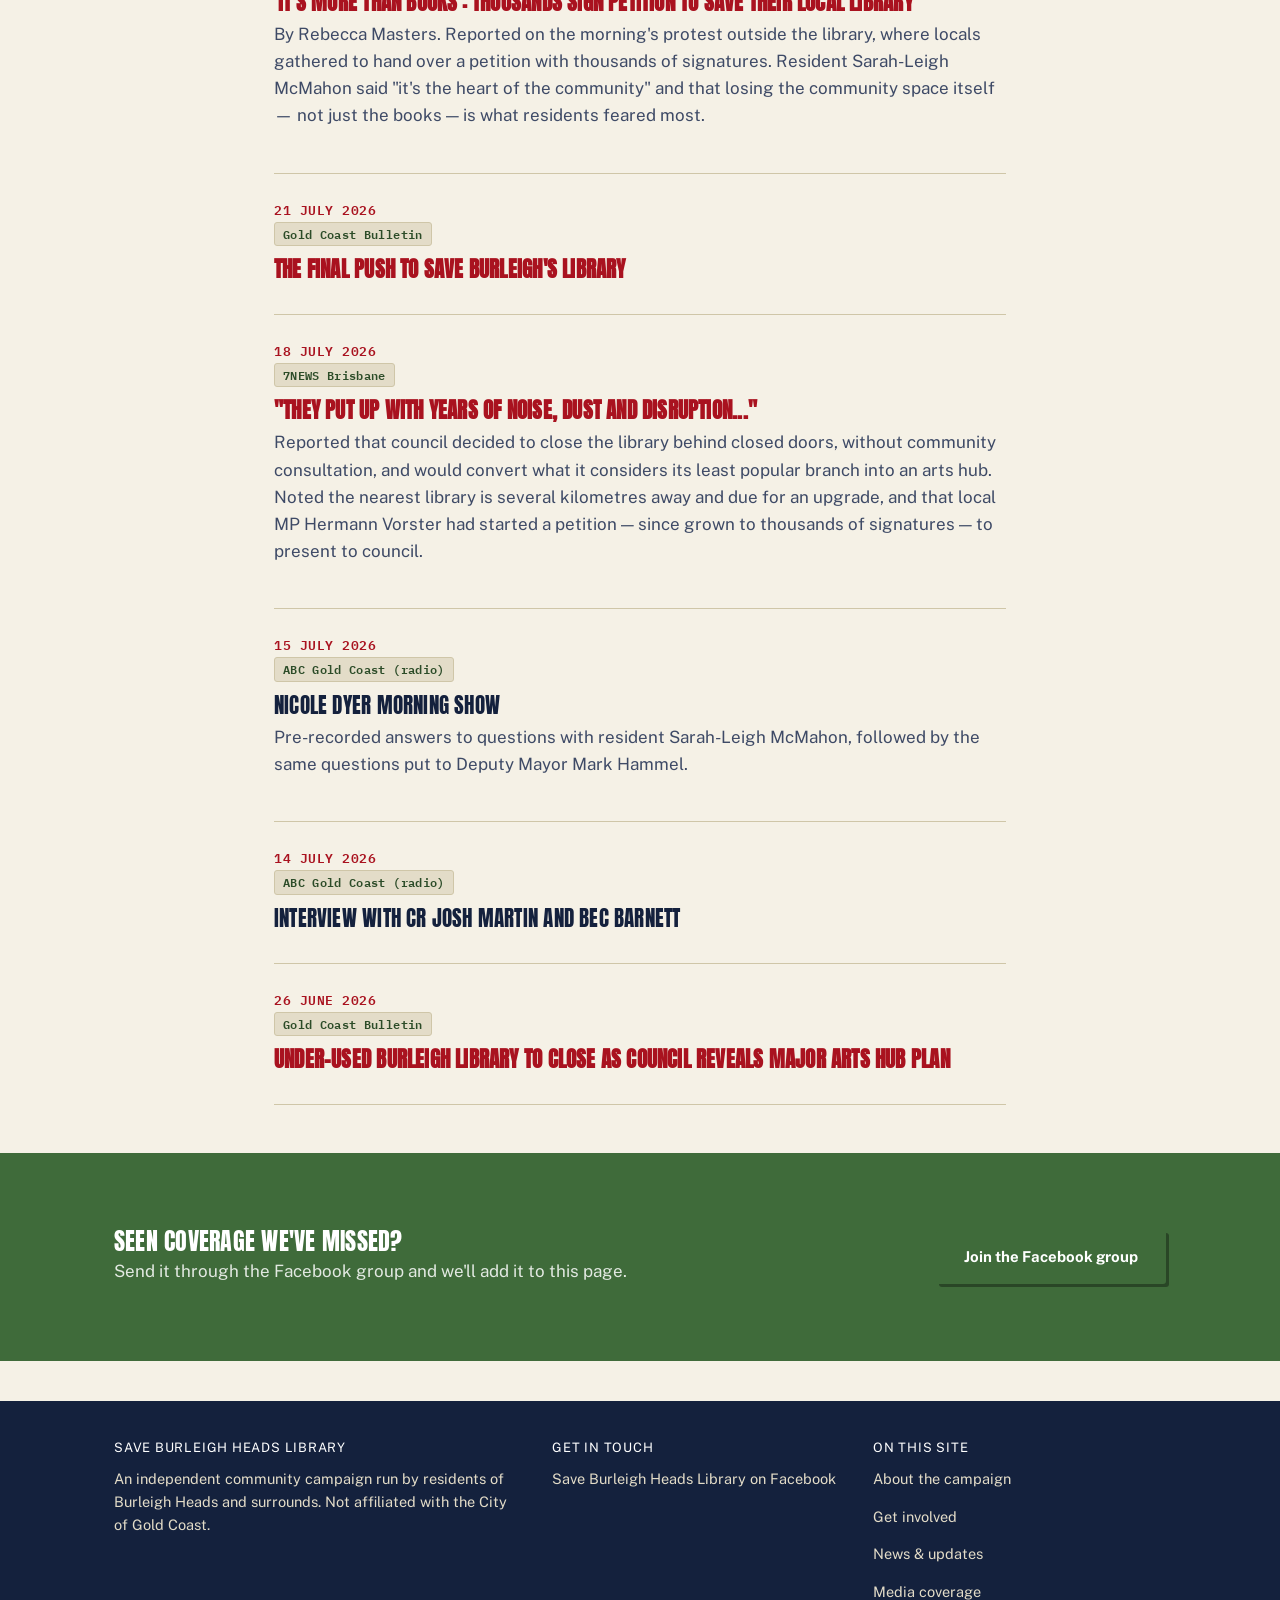
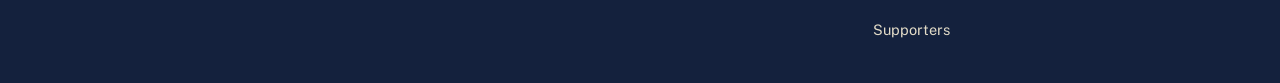
<file: media-coverage.html>
<!DOCTYPE html>
<html lang="en-AU">
<head>
<meta charset="UTF-8">
<meta name="viewport" content="width=device-width, initial-scale=1.0">
<title>Media Coverage — Save Burleigh Heads Library</title>
<meta name="description" content="Press and media coverage of the campaign to save Burleigh Heads Library.">
<link rel="stylesheet" href="style.css">
</head>
<body>

<header class="site-header">
  <div class="wrap">
    <a class="brand" href="index.html">
      <span class="brand-text">SAVE BURLEIGH HEADS<span class="lib">LIBRARY</span></span>
    </a>
    <button class="nav-toggle" aria-expanded="false">Menu ▾</button>
    <nav class="main-nav">
      <ul>
        <li><a href="index.html">Home</a></li>
        <li><a href="about.html">About</a></li>
        <li><a href="get-involved.html">Get involved</a></li>
        <li><a href="news.html">News</a></li>
        <li><a href="media-coverage.html" class="current">Media Coverage</a></li>
        <li><a href="supporters.html">Supporters</a></li>
      </ul>
    </nav>
  </div>
</header>

<main>

  <div class="ribbon">Our community. Our future.</div>

  <section class="hero" style="padding-bottom: 8px;">
    <div class="wrap">
      <p class="eyebrow">Media coverage</p>
      <h1 style="max-width: 22ch;">The campaign, as covered by the press</h1>
      <p class="lede" style="max-width: 60ch;">Television, radio, and print coverage of the fight to save Burleigh Heads Library, most recent first.</p>
    </div>
  </section>

  <section>
    <div class="wrap" style="max-width: 780px;">

      <div class="news-item">
        <div class="date">6 AUGUST 2026</div>
        <span class="source-tag">Gold Coast Bulletin</span>
        <h3><a href="https://www.goldcoastbulletin.com.au/subscribe/news/1/?sourceCode=GCWEB_MRE170_a_FBK&dest=https://www.goldcoastbulletin.com.au/news/council/mp-vows-to-fight-council-over-feared-sale-of-alex-black-car-park/" target="_blank" rel="noopener">'Catastrophic': MP fights to save Burleigh library and car park</a></h3>
        <p>Burleigh MP Hermann Vorster warned that closing the library and selling the neighbouring Alex Black Car Park would be "catastrophic" for the village. Article is behind the Bulletin's paywall — this summary is based on the Facebook post caption only.</p>
      </div>

      <div class="news-item">
        <div class="date">29 JULY 2026</div>
        <span class="source-tag">InDaily Queensland</span>
        <h3><a href="https://www.indailyqld.com.au/news/just-in/2026/07/29/shelved-library-closure-stalls-as-thousands-sign-petition" target="_blank" rel="noopener">Shelved: Library closure stalls as thousands sign petition</a></h3>
        <p>Reported on council's confirmation that Burleigh Heads Library would stay open until the Burleigh Waters refurbishment is complete. Campaign organiser Linda Daley said council had still not supplied the utilisation analysis, business case and other documents behind the closure decision, despite repeated requests.</p>
      </div>

      <div class="news-item">
        <div class="date">28 JULY 2026</div>
        <span class="source-tag">Gold Coast Bulletin</span>
        <h3><a href="https://www.goldcoastbulletin.com.au/subscribe/news/1/?sourceCode=GCWEB_WRE170_a_GGL&dest=https%3A%2F%2Fwww.goldcoastbulletin.com.au%2Fnews%2Fcouncil%2F3000strong-petition-forces-council-review-into-burleigh-heads-library-closure%2Fnews-story%2F4b8537a707ba60c9234c6f0de7576899&memtype=anonymous&mode=premium" target="_blank" rel="noopener">Library cut review as petition spells it out</a></h3>
        <p>By Paul Weston. A review of council's planned closure will be conducted after more than 3,000 residents signed a petition. Cr Josh Martin presented the petition to council, noting residents "had had no input into the closure because the decision was made during a closed special budget debate." Campaigner Linda Daley said council had still not released the utilisation analysis, business case, financial assessment and service planning documents underpinning the closure decision, despite repeated requests.</p>
        <img class="clipping-thumb" src="images/press/gcb-library-cut-review-28jul.jpg" alt="Gold Coast Bulletin clipping: 'Library cut review as petition spells it out', by Paul Weston, 28 July 2026">
      </div>

      <div class="news-item">
        <div class="date">27 JULY 2026</div>
        <span class="source-tag">9 News Gold Coast</span>
        <h3><a href="https://www.facebook.com/share/v/1DFz4YvvHZ/" target="_blank" rel="noopener">"The fate of the Burleigh Library hangs in the balance..."</a></h3>
        <p>Live cross the day before the petition was due to be tabled to council, previewing that a reversal of the closure decision was still possible.</p>
      </div>

      <div class="news-item">
        <div class="date">26 JULY 2026</div>
        <span class="source-tag">Gold Coast Bulletin</span>
        <h3><a href="https://www.goldcoastbulletin.com.au/subscribe/news/1/?sourceCode=GCWEB_WRE170_a_GGL&dest=https%3A%2F%2Fwww.goldcoastbulletin.com.au%2Fnews%2Fgold-coast%2Fburleigh-heads-library-wins-reprieve-as-campaigners-vow-to-continue-fight%2Fnews-story%2F4ead8b9906d4407f0d2b1763a3f2491e&memtype=anonymous&mode=premium" target="_blank" rel="noopener">Burleigh Heads Library Wins Reprieve as Campaigners Vow to Continue Fight</a></h3>
      </div>

      <div class="news-item">
        <div class="date">24 JULY 2026</div>
        <span class="source-tag">Hot Tomato 102.9</span>
        <h3><a href="https://www.hottomato.com.au/gold-coast/burleigh-heads-library-wins-temporary-reprieve/" target="_blank" rel="noopener">Locals win temporary reprieve for Burleigh Heads library</a></h3>
        <p>Reported that council confirmed the branch — due to close that day — would remain open until the Burleigh Waters refurbishment finishes, following weeks of rallies and a petition that had attracted thousands of signatures.</p>
      </div>

      <div class="news-item">
        <div class="date">24 JULY 2026</div>
        <span class="source-tag">ABC Gold Coast (radio)</span>
        <h3>Nicole Dyer Morning Show</h3>
        <p>Pre-recorded answers to questions with resident Sarah-Leigh McMahon, following the announcement on Channel 9 news the previous day that the library would remain open temporarily until the Burleigh Waters refurbishment was complete.</p>
      </div>

      <div class="news-item">
        <div class="date">23 JULY 2026</div>
        <span class="source-tag">9 News Gold Coast</span>
        <h3><a href="https://www.facebook.com/share/v/197VhvYhDL/" target="_blank" rel="noopener">Breaking: library to stay open until at least September</a></h3>
        <p>Broke the news that the library — originally due to close the next day — would remain open until at least September.</p>
      </div>

      <div class="news-item">
        <div class="date">22 JULY 2026</div>
        <span class="source-tag">Today Show</span>
        <h3><a href="https://www.facebook.com/share/v/187xA8aNwY/" target="_blank" rel="noopener">Today Show coverage</a></h3>
      </div>

      <div class="news-item">
        <div class="date">22 JULY 2026</div>
        <span class="source-tag">InDaily Queensland</span>
        <h3><a href="https://www.indailyqld.com.au/news/just-in/2026/07/22/community-claims-burleigh-heads-library-closure-kept-secret" target="_blank" rel="noopener">Community rallies against Burleigh Heads Library closure</a></h3>
        <p>Reported that the closure decision was made in April but not announced until June — about six weeks before the scheduled closure. Covered Burleigh MP Hermann Vorster's petition, which had attracted an estimated 3,000 signatures in ten days, and resident Sarah-Leigh McMahon's comments on the impact on women, children and older residents.</p>
      </div>

      <div class="news-item">
        <div class="date">21 JULY 2026</div>
        <span class="source-tag">Nine.com.au</span>
        <h3><a href="https://www.nine.com.au/australia-news/qld/it-s-more-than-books-thousands-sign-petition-to-save-their-local-library-20260721-p60h2v.html" target="_blank" rel="noopener">'It's more than books': Thousands sign petition to save their local library</a></h3>
        <p>By Rebecca Masters. Reported on the morning's protest outside the library, where locals gathered to hand over a petition with thousands of signatures. Resident Sarah-Leigh McMahon said "it's the heart of the community" and that losing the community space itself — not just the books — is what residents feared most.</p>
      </div>

      <div class="news-item">
        <div class="date">21 JULY 2026</div>
        <span class="source-tag">Gold Coast Bulletin</span>
        <h3><a href="https://www.goldcoastbulletin.com.au/subscribe/news/1/?sourceCode=GCWEB_WRE170_a_GGL&dest=https%3A%2F%2Fwww.goldcoastbulletin.com.au%2Fnews%2Fcouncil%2Fcouncillor-pleads-with-council-as-residents-fight-to-save-burleigh-heads-library%2Fnews-story%2F72b9ffbb90927234f51c5c00e956fd8f&memtype=anonymous&mode=premium" target="_blank" rel="noopener">The final push to save Burleigh's library</a></h3>
      </div>

      <div class="news-item">
        <div class="date">18 JULY 2026</div>
        <span class="source-tag">7NEWS Brisbane</span>
        <h3><a href="https://7news.com.au/video/news/burleigh-heads-library-closure-sparks-community-outrage-bc-6401601822112" target="_blank" rel="noopener">"They put up with years of noise, dust and disruption..."</a></h3>
        <p>Reported that council decided to close the library behind closed doors, without community consultation, and would convert what it considers its least popular branch into an arts hub. Noted the nearest library is several kilometres away and due for an upgrade, and that local MP Hermann Vorster had started a petition — since grown to thousands of signatures — to present to council.</p>
      </div>

      <div class="news-item">
        <div class="date">15 JULY 2026</div>
        <span class="source-tag">ABC Gold Coast (radio)</span>
        <h3>Nicole Dyer Morning Show</h3>
        <p>Pre-recorded answers to questions with resident Sarah-Leigh McMahon, followed by the same questions put to Deputy Mayor Mark Hammel.</p>
      </div>

      <div class="news-item">
        <div class="date">14 JULY 2026</div>
        <span class="source-tag">ABC Gold Coast (radio)</span>
        <h3>Interview with Cr Josh Martin and Bec Barnett</h3>
      </div>

      <div class="news-item">
        <div class="date">26 JUNE 2026</div>
        <span class="source-tag">Gold Coast Bulletin</span>
        <h3><a href="https://www.goldcoastbulletin.com.au/subscribe/news/1/?sourceCode=GCWEB_WRE170_a_GGL&dest=https%3A%2F%2Fwww.goldcoastbulletin.com.au%2Fnews%2Fgold-coast%2Funderused-burleigh-library-to-close-as-council-reveals-major-arts-hub-plan%2Fnews-story%2Fb1f0d23f35667381e0d820fc46896b30&memtype=anonymous&mode=premium" target="_blank" rel="noopener">Under-used Burleigh library to close as council reveals major arts hub plan</a></h3>
      </div>

    </div>
  </section>

  <section class="callout-strip">
    <div class="wrap">
      <div>
        <h2>Seen coverage we've missed?</h2>
        <p>Send it through the Facebook group and we'll add it to this page.</p>
      </div>
      <a class="btn btn-on-dark" href="https://www.facebook.com/share/g/1Whj6Vqjcn/">Join the Facebook group</a>
    </div>
  </section>

</main>

<footer>
  <div class="wrap">
    <div>
      <h4>Save Burleigh Heads Library</h4>
      <p>An independent community campaign run by residents of Burleigh Heads and surrounds. Not affiliated with the City of Gold Coast.</p>
    </div>
    <div>
      <h4>Get in touch</h4>
      <p><a href="https://www.facebook.com/share/g/1Whj6Vqjcn/">Save Burleigh Heads Library on Facebook</a></p>
    </div>
    <div>
      <h4>On this site</h4>
      <p><a href="about.html">About the campaign</a></p>
      <p><a href="get-involved.html">Get involved</a></p>
      <p><a href="news.html">News &amp; updates</a></p>
      <p><a href="media-coverage.html">Media coverage</a></p>
      <p><a href="supporters.html">Supporters</a></p>
    </div>
  </div>
</footer>

<script src="script.js"></script>
</body>
</html>
</file>
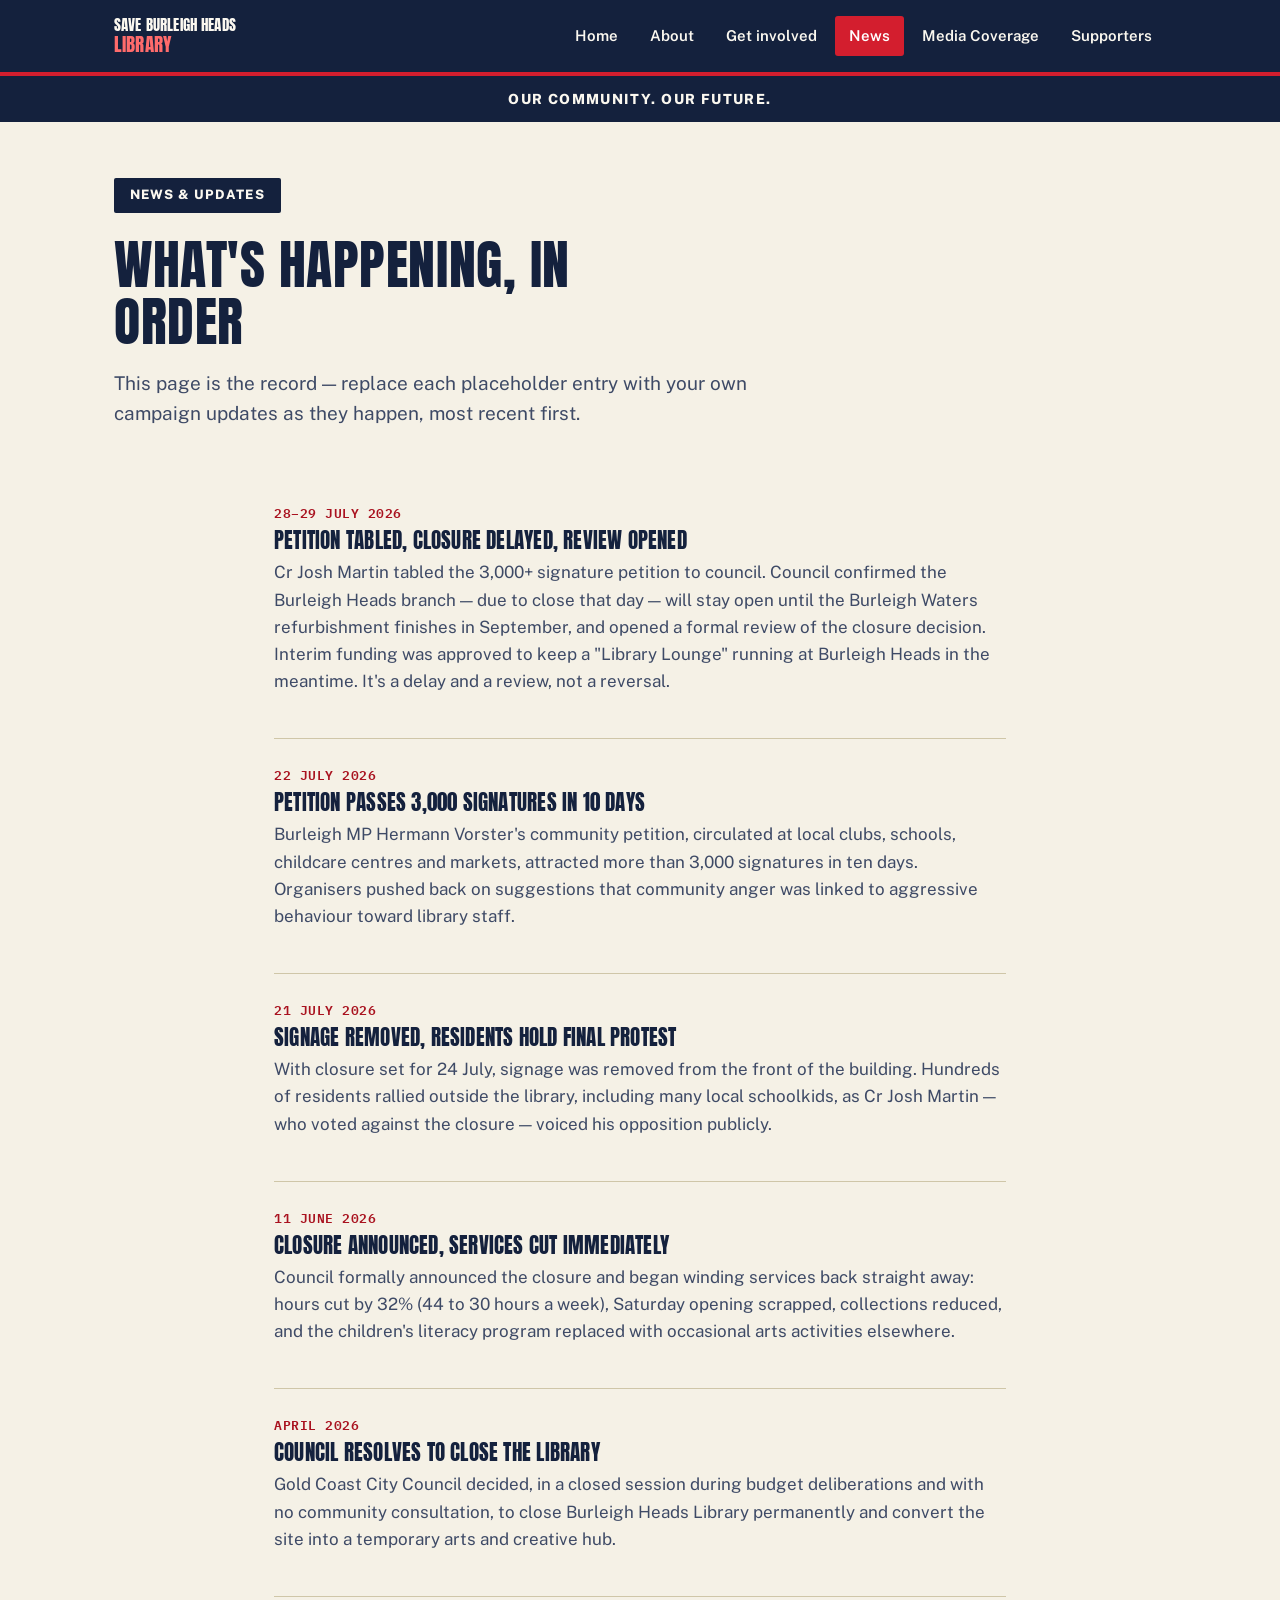
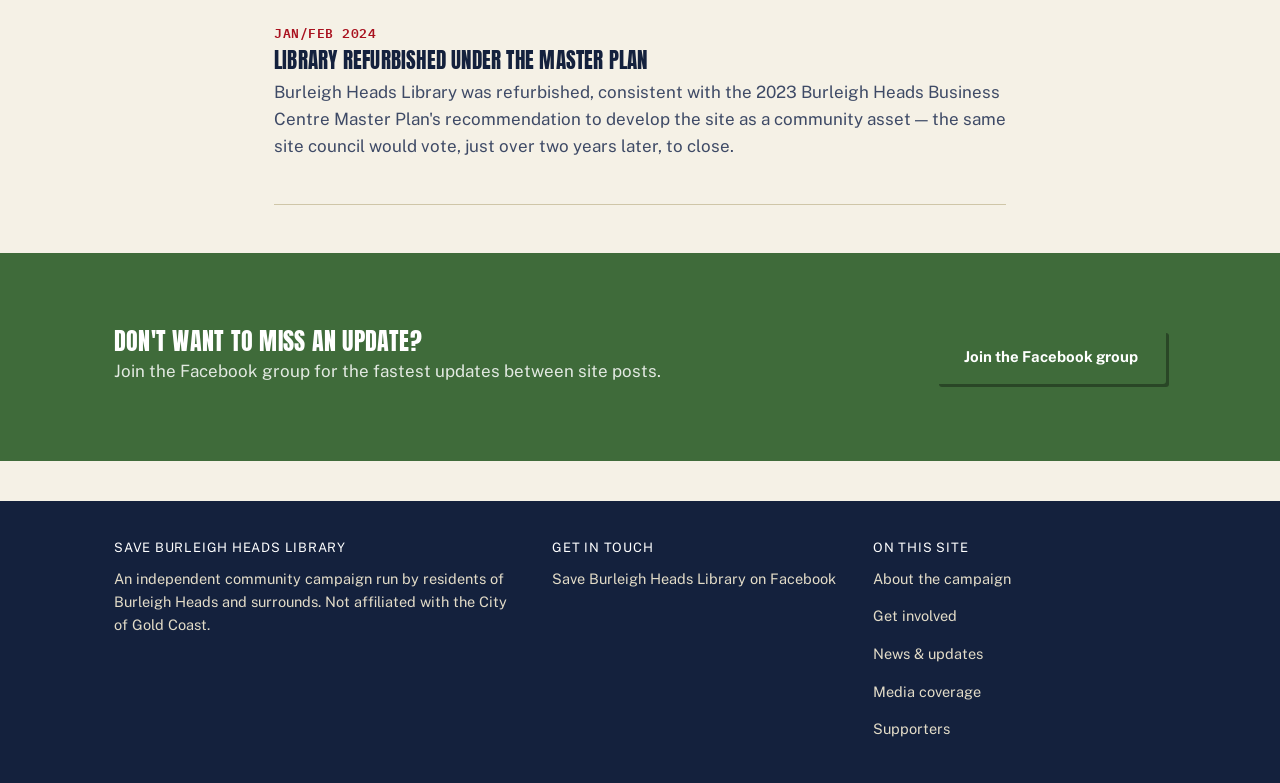
<file: news.html>
<!DOCTYPE html>
<html lang="en-AU">
<head>
<meta charset="UTF-8">
<meta name="viewport" content="width=device-width, initial-scale=1.0">
<title>News — Save Burleigh Heads Library</title>
<meta name="description" content="Updates on the campaign to save Burleigh Heads Library, in order.">
<link rel="stylesheet" href="style.css">
</head>
<body>

<header class="site-header">
  <div class="wrap">
    <a class="brand" href="index.html">
      <span class="brand-text">SAVE BURLEIGH HEADS<span class="lib">LIBRARY</span></span>
    </a>
    <button class="nav-toggle" aria-expanded="false">Menu ▾</button>
    <nav class="main-nav">
      <ul>
        <li><a href="index.html">Home</a></li>
        <li><a href="about.html">About</a></li>
        <li><a href="get-involved.html">Get involved</a></li>
        <li><a href="news.html" class="current">News</a></li>
        <li><a href="media-coverage.html">Media Coverage</a></li>
        <li><a href="supporters.html">Supporters</a></li>
      </ul>
    </nav>
  </div>
</header>

<main>

  <div class="ribbon">Our community. Our future.</div>

  <section class="hero" style="padding-bottom: 8px;">
    <div class="wrap">
      <p class="eyebrow">News &amp; updates</p>
      <h1 style="max-width: 20ch;">What's happening, in order</h1>
      <p class="lede" style="max-width: 60ch;">This page is the record — replace each placeholder entry with your own campaign updates as they happen, most recent first.</p>
    </div>
  </section>

  <section>
    <div class="wrap" style="max-width: 780px;">

      <div class="news-item">
        <div class="date">28–29 JULY 2026</div>
        <h3>Petition tabled, closure delayed, review opened</h3>
        <p>Cr Josh Martin tabled the 3,000+ signature petition to council. Council confirmed the Burleigh Heads branch — due to close that day — will stay open until the Burleigh Waters refurbishment finishes in September, and opened a formal review of the closure decision. Interim funding was approved to keep a "Library Lounge" running at Burleigh Heads in the meantime. It's a delay and a review, not a reversal.</p>
      </div>

      <div class="news-item">
        <div class="date">22 JULY 2026</div>
        <h3>Petition passes 3,000 signatures in 10 days</h3>
        <p>Burleigh MP Hermann Vorster's community petition, circulated at local clubs, schools, childcare centres and markets, attracted more than 3,000 signatures in ten days. Organisers pushed back on suggestions that community anger was linked to aggressive behaviour toward library staff.</p>
      </div>

      <div class="news-item">
        <div class="date">21 JULY 2026</div>
        <h3>Signage removed, residents hold final protest</h3>
        <p>With closure set for 24 July, signage was removed from the front of the building. Hundreds of residents rallied outside the library, including many local schoolkids, as Cr Josh Martin — who voted against the closure — voiced his opposition publicly.</p>
      </div>

      <div class="news-item">
        <div class="date">11 JUNE 2026</div>
        <h3>Closure announced, services cut immediately</h3>
        <p>Council formally announced the closure and began winding services back straight away: hours cut by 32% (44 to 30 hours a week), Saturday opening scrapped, collections reduced, and the children's literacy program replaced with occasional arts activities elsewhere.</p>
      </div>

      <div class="news-item">
        <div class="date">APRIL 2026</div>
        <h3>Council resolves to close the library</h3>
        <p>Gold Coast City Council decided, in a closed session during budget deliberations and with no community consultation, to close Burleigh Heads Library permanently and convert the site into a temporary arts and creative hub.</p>
      </div>

      <div class="news-item">
        <div class="date">JAN/FEB 2024</div>
        <h3>Library refurbished under the Master Plan</h3>
        <p>Burleigh Heads Library was refurbished, consistent with the 2023 Burleigh Heads Business Centre Master Plan's recommendation to develop the site as a community asset — the same site council would vote, just over two years later, to close.</p>
      </div>

    </div>
  </section>

  <section class="callout-strip">
    <div class="wrap">
      <div>
        <h2>Don't want to miss an update?</h2>
        <p>Join the Facebook group for the fastest updates between site posts.</p>
      </div>
      <a class="btn btn-on-dark" href="https://www.facebook.com/share/g/1Whj6Vqjcn/">Join the Facebook group</a>
    </div>
  </section>

</main>

<footer>
  <div class="wrap">
    <div>
      <h4>Save Burleigh Heads Library</h4>
      <p>An independent community campaign run by residents of Burleigh Heads and surrounds. Not affiliated with the City of Gold Coast.</p>
    </div>
    <div>
      <h4>Get in touch</h4>
      <p><a href="https://www.facebook.com/share/g/1Whj6Vqjcn/">Save Burleigh Heads Library on Facebook</a></p>
    </div>
    <div>
      <h4>On this site</h4>
      <p><a href="about.html">About the campaign</a></p>
      <p><a href="get-involved.html">Get involved</a></p>
      <p><a href="news.html">News &amp; updates</a></p>
      <p><a href="media-coverage.html">Media coverage</a></p>
      <p><a href="supporters.html">Supporters</a></p>
    </div>
  </div>
</footer>

<script src="script.js"></script>
</body>
</html>
</file>
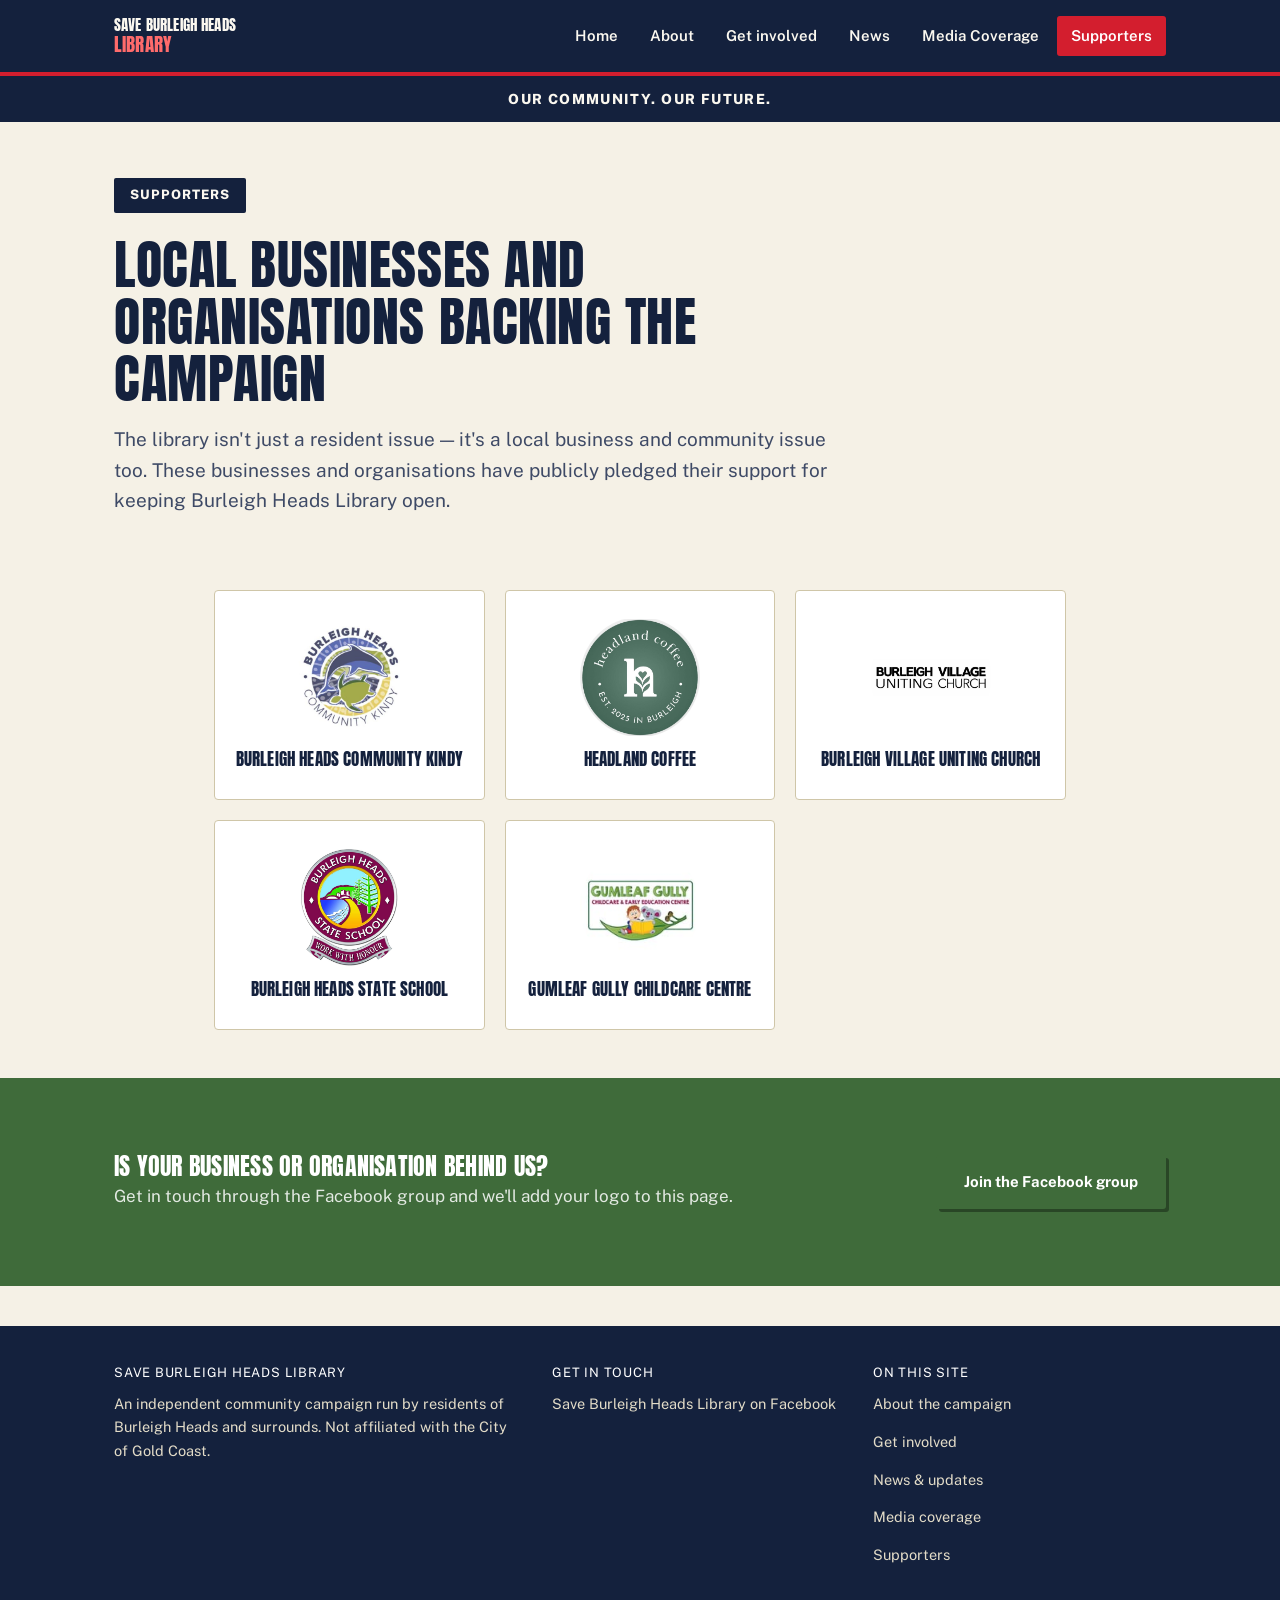
<file: supporters.html>
<!DOCTYPE html>
<html lang="en-AU">
<head>
<meta charset="UTF-8">
<meta name="viewport" content="width=device-width, initial-scale=1.0">
<title>Supporters — Save Burleigh Heads Library</title>
<meta name="description" content="Local businesses and community organisations backing the campaign to keep Burleigh Heads Library open.">
<link rel="stylesheet" href="style.css">
</head>
<body>

<header class="site-header">
  <div class="wrap">
    <a class="brand" href="index.html">
      <span class="brand-text">SAVE BURLEIGH HEADS<span class="lib">LIBRARY</span></span>
    </a>
    <button class="nav-toggle" aria-expanded="false">Menu ▾</button>
    <nav class="main-nav">
      <ul>
        <li><a href="index.html">Home</a></li>
        <li><a href="about.html">About</a></li>
        <li><a href="get-involved.html">Get involved</a></li>
        <li><a href="news.html">News</a></li>
        <li><a href="media-coverage.html">Media Coverage</a></li>
        <li><a href="supporters.html" class="current">Supporters</a></li>
      </ul>
    </nav>
  </div>
</header>

<main>

  <div class="ribbon">Our community. Our future.</div>

  <section class="hero" style="padding-bottom: 8px;">
    <div class="wrap">
      <p class="eyebrow">Supporters</p>
      <h1 style="max-width: 22ch;">Local businesses and organisations backing the campaign</h1>
      <p class="lede" style="max-width: 60ch;">The library isn't just a resident issue — it's a local business and community issue too. These businesses and organisations have publicly pledged their support for keeping Burleigh Heads Library open.</p>
    </div>
  </section>

  <section>
    <div class="wrap" style="max-width: 900px;">

      <div class="supporter-grid">

        <div class="supporter-card">
          <a href="https://www.burleighheadskindy.com/">
            <img src="images/supporters/burleigh-heads-community-kindy.jpeg" alt="Burleigh Heads Community Kindy logo" loading="lazy">
            <h3>Burleigh Heads Community Kindy</h3>
          </a>
        </div>

        <div class="supporter-card">
          <a href="https://www.headlandcoffee.com">
            <img src="images/supporters/headland-coffee.jpeg" alt="Headland Coffee logo" loading="lazy">
            <h3>Headland Coffee</h3>
          </a>
        </div>

        <div class="supporter-card">
          <a href="https://www.yourvillage.church">
            <img src="images/supporters/burleigh-village-uniting-church.jpeg" alt="Burleigh Village Uniting Church logo" loading="lazy">
            <h3>Burleigh Village Uniting Church</h3>
          </a>
        </div>

        <div class="supporter-card">
          <a href="https://burlheadss.eq.edu.au/">
            <img src="images/supporters/burleigh-heads-state-school.jpg" alt="Burleigh Heads State School logo" loading="lazy">
            <h3>Burleigh Heads State School</h3>
          </a>
        </div>

        <div class="supporter-card">
          <a href="https://www.gumleafgullychildcare.com.au/">
            <img src="images/supporters/gumleaf-gully-childcare.jpg" alt="Gumleaf Gully Childcare Centre logo" loading="lazy">
            <h3>Gumleaf Gully Childcare Centre</h3>
          </a>
        </div>

      </div>

    </div>
  </section>

  <section class="callout-strip">
    <div class="wrap">
      <div>
        <h2>Is your business or organisation behind us?</h2>
        <p>Get in touch through the Facebook group and we'll add your logo to this page.</p>
      </div>
      <a class="btn btn-on-dark" href="https://www.facebook.com/share/g/1Whj6Vqjcn/">Join the Facebook group</a>
    </div>
  </section>

</main>

<footer>
  <div class="wrap">
    <div>
      <h4>Save Burleigh Heads Library</h4>
      <p>An independent community campaign run by residents of Burleigh Heads and surrounds. Not affiliated with the City of Gold Coast.</p>
    </div>
    <div>
      <h4>Get in touch</h4>
      <p><a href="https://www.facebook.com/share/g/1Whj6Vqjcn/">Save Burleigh Heads Library on Facebook</a></p>
    </div>
    <div>
      <h4>On this site</h4>
      <p><a href="about.html">About the campaign</a></p>
      <p><a href="get-involved.html">Get involved</a></p>
      <p><a href="news.html">News &amp; updates</a></p>
      <p><a href="media-coverage.html">Media coverage</a></p>
      <p><a href="supporters.html">Supporters</a></p>
    </div>
  </div>
</footer>

<script src="script.js"></script>
</body>
</html>
</file>
<file: style.css>
/* ============================================================
   Save Burleigh Heads Library — shared styles
   ============================================================ */

@import url('https://fonts.googleapis.com/css2?family=Anton&family=Public+Sans:wght@400;500;600;700;800&family=IBM+Plex+Mono:wght@500;600&display=swap');

:root{
  --ink: #14213D;
  --ink-soft: #3E4A66;
  --paper: #F5F1E6;
  --paper-raised: #FBF8F0;
  --card: #FFFFFF;
  --coral: #D31E2E;
  --coral-dark: #A9121F;
  --teal: #3F6B3A;
  --teal-dark: #2C4C28;
  --sand: #E3DCC8;
  --sand-line: #CFC6A8;

  --display: 'Anton', 'Public Sans', sans-serif;
  --body: 'Public Sans', -apple-system, BlinkMacSystemFont, sans-serif;
  --mono: 'IBM Plex Mono', ui-monospace, monospace;

  --max: 1100px;
}

*{ box-sizing: border-box; }
html{ scroll-behavior: smooth; }

body{
  margin: 0;
  background: var(--paper);
  color: var(--ink);
  font-family: var(--body);
  font-size: 17px;
  line-height: 1.6;
  -webkit-font-smoothing: antialiased;
}

img{ max-width: 100%; display: block; }

a{ color: var(--coral-dark); }
a:focus-visible, button:focus-visible, .btn:focus-visible{
  outline: 3px solid var(--teal);
  outline-offset: 2px;
}

h1, h2, h3, h4{
  font-family: var(--display);
  font-weight: 400;
  text-transform: uppercase;
  letter-spacing: 0.01em;
  line-height: 1.05;
  margin: 0 0 0.5em;
  color: var(--ink);
}

p{ margin: 0 0 1em; }

.wrap{
  max-width: var(--max);
  margin: 0 auto;
  padding: 0 24px;
}

.eyebrow{
  display: inline-block;
  font-family: var(--body);
  font-size: 13px;
  font-weight: 800;
  letter-spacing: 0.08em;
  text-transform: uppercase;
  color: var(--paper-raised);
  background: var(--ink);
  padding: 7px 16px;
  border-radius: 2px;
}

/* ---------------- Header / nav ---------------- */

.site-header{
  background: var(--ink);
  color: var(--paper-raised);
  border-bottom: 4px solid var(--coral);
}

.site-header .wrap{
  display: flex;
  align-items: center;
  justify-content: space-between;
  padding-top: 16px;
  padding-bottom: 16px;
  gap: 16px;
}

.brand{
  display: flex;
  align-items: center;
  gap: 12px;
  text-decoration: none;
  color: inherit;
}

.brand-mark{
  width: 34px;
  height: 34px;
  flex-shrink: 0;
}

.brand-text{
  font-family: var(--display);
  font-weight: 400;
  text-transform: uppercase;
  font-size: 15px;
  line-height: 1.15;
  letter-spacing: 0.01em;
  color: var(--paper-raised);
}

.brand-text .lib{
  display: block;
  color: #FF6B6B;
  font-size: 19px;
}

nav.main-nav ul{
  list-style: none;
  display: flex;
  gap: 4px;
  margin: 0;
  padding: 0;
}

nav.main-nav a{
  display: inline-block;
  color: var(--paper-raised);
  text-decoration: none;
  font-weight: 600;
  font-size: 15px;
  padding: 8px 14px;
  border-radius: 3px;
  transition: background 0.15s ease;
}

nav.main-nav a:hover{ background: rgba(255,255,255,0.1); }
nav.main-nav a.current{ background: var(--coral); color: #fff; }

.nav-toggle{
  display: none;
  background: none;
  border: 2px solid var(--sand);
  color: var(--paper-raised);
  font-family: var(--mono);
  font-size: 13px;
  padding: 8px 12px;
  border-radius: 3px;
  cursor: pointer;
}

@media (max-width: 720px){
  .nav-toggle{ display: block; }
  nav.main-nav{
    display: none;
    width: 100%;
  }
  nav.main-nav.open{ display: block; }
  .site-header .wrap{ flex-wrap: wrap; }
  nav.main-nav ul{ flex-direction: column; padding: 12px 0 4px; }
  nav.main-nav a{ padding: 10px 8px; }
}

/* ---------------- Buttons ---------------- */

.btn{
  display: inline-block;
  font-family: var(--body);
  font-weight: 700;
  font-size: 15px;
  text-decoration: none;
  padding: 13px 26px;
  border-radius: 3px;
  border: 2px solid transparent;
  cursor: pointer;
  transition: transform 0.12s ease, box-shadow 0.12s ease;
}

.btn:hover{ transform: translateY(-1px); }

.btn-primary{
  background: var(--coral);
  color: #fff;
  box-shadow: 3px 3px 0 var(--ink);
}
.btn-primary:hover{ background: var(--coral-dark); }

.btn-secondary{
  background: transparent;
  color: var(--ink);
  border-color: var(--ink);
}
.btn-secondary:hover{ background: var(--ink); color: var(--paper); }

.btn-on-dark{
  background: var(--teal);
  color: #fff;
  box-shadow: 3px 3px 0 rgba(0,0,0,0.35);
}
.btn-on-dark:hover{ background: #3a8172; }

/* ---------------- Hero / stamp card ---------------- */

.hero{
  padding: 56px 0 40px;
}

.stamp-card{
  background: var(--card);
  border: 1px solid var(--sand-line);
  border-radius: 4px;
  box-shadow: 0 1px 0 var(--sand-line), 0 18px 40px -24px rgba(28,43,57,0.35);
  padding: 44px;
  position: relative;
  overflow: hidden;
}

.stamp-card::before{
  content: "";
  position: absolute;
  left: 0; top: 0; bottom: 0;
  width: 10px;
  background: repeating-linear-gradient(
    180deg, var(--coral) 0 14px, transparent 14px 20px
  );
}

.stamp-card-inner{
  display: grid;
  grid-template-columns: 1.3fr 1fr;
  gap: 40px;
  align-items: center;
}

@media (max-width: 800px){
  .stamp-card-inner{ grid-template-columns: 1fr; }
  .stamp-card{ padding: 30px 24px; }
}

.hero h1{
  font-size: clamp(34px, 5vw, 54px);
  margin: 10px 0 18px;
}

.hero .lede{
  font-size: 19px;
  color: var(--ink-soft);
  max-width: 46ch;
}

.hero-ctas{
  display: flex;
  gap: 12px;
  flex-wrap: wrap;
  margin-top: 22px;
}

.status-stamp{
  border: 3px solid var(--teal);
  color: var(--teal-dark);
  border-radius: 4px;
  padding: 22px;
  transform: rotate(-3deg);
  font-family: var(--mono);
  text-align: center;
  background: rgba(46,107,94,0.06);
}

.status-stamp .big{
  font-family: var(--display);
  font-weight: 700;
  font-size: 26px;
  color: var(--teal-dark);
  text-transform: uppercase;
  letter-spacing: 0.02em;
  margin-bottom: 6px;
}

.status-stamp .small{
  font-size: 12px;
  letter-spacing: 0.04em;
  line-height: 1.5;
}

.status-stamp .struck{
  text-decoration: line-through;
  color: var(--coral-dark);
  opacity: 0.75;
}

/* ---------------- Sections ---------------- */

section{ padding: 48px 0; }

section.alt{
  background: var(--paper-raised);
  border-top: 1px solid var(--sand-line);
  border-bottom: 1px solid var(--sand-line);
}

.section-head{
  max-width: 62ch;
  margin-bottom: 32px;
}

.section-head h2{ font-size: clamp(26px, 3.4vw, 34px); margin-top: 6px; }

/* ---------------- Timeline (catalogue ledger) ---------------- */

.ledger{
  border-top: 2px solid var(--ink);
}

.ledger-row{
  display: grid;
  grid-template-columns: 130px 1fr;
  gap: 24px;
  padding: 20px 0;
  border-bottom: 1px solid var(--sand-line);
}

.ledger-row .date{
  font-family: var(--mono);
  font-weight: 600;
  font-size: 13.5px;
  color: var(--coral-dark);
  padding-top: 3px;
}

.ledger-row h3{
  font-size: 19px;
  margin-bottom: 6px;
}

.ledger-row p{ margin-bottom: 0; color: var(--ink-soft); }

@media (max-width: 600px){
  .ledger-row{ grid-template-columns: 1fr; gap: 4px; }
}

/* ---------------- Cards grid ---------------- */

.card-grid{
  display: grid;
  grid-template-columns: repeat(auto-fit, minmax(240px, 1fr));
  gap: 20px;
}

.card{
  background: var(--card);
  border: 1px solid var(--sand-line);
  border-radius: 4px;
  padding: 26px;
}

.card .tab{
  display: inline-block;
  font-family: var(--mono);
  font-size: 11px;
  letter-spacing: 0.06em;
  text-transform: uppercase;
  background: var(--sand);
  color: var(--ink);
  padding: 3px 9px;
  border-radius: 2px;
  margin-bottom: 12px;
}

.card h3{ font-size: 19px; }
.card p{ color: var(--ink-soft); font-size: 15.5px; }

/* ---------------- Action cards (Get Involved) ---------------- */

.action-card{
  background: var(--card);
  border: 1px solid var(--sand-line);
  border-left: 6px solid var(--teal);
  border-radius: 4px;
  padding: 28px;
  margin-bottom: 20px;
}

.action-card h3{ font-size: 21px; margin-bottom: 8px; }
.action-card p{ color: var(--ink-soft); }
.action-card .num{
  font-family: var(--mono);
  color: var(--teal-dark);
  font-weight: 600;
  font-size: 13px;
  margin-bottom: 8px;
  display: block;
}

/* ---------------- Supporters grid ---------------- */

.supporter-grid{
  display: grid;
  grid-template-columns: repeat(auto-fit, minmax(200px, 1fr));
  gap: 20px;
}

.supporter-card{
  background: var(--card);
  border: 1px solid var(--sand-line);
  border-radius: 4px;
  padding: 26px 20px;
  text-align: center;
}

.supporter-card a{
  text-decoration: none;
  color: inherit;
  display: block;
}

.supporter-card a:hover h3{ text-decoration: underline; }

.supporter-card img{
  width: 120px;
  height: 120px;
  object-fit: contain;
  border-radius: 50%;
  margin: 0 auto 14px;
  display: block;
}

.supporter-card h3{ font-size: 17px; margin-bottom: 4px; }
.supporter-card p{ color: var(--ink-soft); font-size: 14px; margin-bottom: 0; }

/* ---------------- Photo placeholders ---------------- */

.photo-slot{
  background: repeating-linear-gradient(
    45deg, var(--sand) 0 10px, var(--paper-raised) 10px 20px
  );
  border: 1px dashed var(--sand-line);
  border-radius: 4px;
  display: flex;
  align-items: center;
  justify-content: center;
  color: var(--ink-soft);
  font-family: var(--mono);
  font-size: 12.5px;
  text-align: center;
  padding: 20px;
  min-height: 200px;
}

.photo{
  border-radius: 4px;
  border: 1px solid var(--sand-line);
  overflow: hidden;
}
.photo img{
  width: 100%;
  height: 100%;
  object-fit: cover;
  display: block;
}
figure.photo{ margin: 0; }
figure.photo figcaption{
  font-family: var(--mono);
  font-size: 12px;
  color: var(--ink-soft);
  padding: 8px 2px 0;
}

/* ---------------- Quote ---------------- */

.quote{
  font-family: var(--body);
  font-weight: 600;
  font-style: normal;
  font-size: clamp(19px, 2.4vw, 24px);
  color: var(--ink);
  max-width: 60ch;
  border-left: 6px solid var(--coral);
  padding-left: 24px;
  margin: 0;
}
.quote cite{
  display: block;
  font-family: var(--body);
  font-style: normal;
  font-weight: 600;
  font-size: 14px;
  color: var(--ink-soft);
  margin-top: 14px;
}

/* ---------------- News list ---------------- */

.news-item{
  border-bottom: 1px solid var(--sand-line);
  padding: 26px 0;
}
.news-item:first-child{ padding-top: 0; }
.news-item .date{
  font-family: var(--mono);
  font-size: 12.5px;
  color: var(--coral-dark);
  font-weight: 600;
  letter-spacing: 0.04em;
}
.news-item h3{ font-size: 21px; margin: 6px 0 8px; }
.news-item p{ color: var(--ink-soft); }
.news-item a{ font-weight: 600; text-decoration: none; }
.news-item a:hover{ text-decoration: underline; }

.news-item .source-tag{
  display: inline-block;
  font-family: var(--mono);
  font-size: 11.5px;
  font-weight: 600;
  letter-spacing: 0.03em;
  color: var(--teal-dark);
  background: var(--sand);
  border: 1px solid var(--sand-line);
  border-radius: 3px;
  padding: 2px 8px;
  margin-bottom: 6px;
}

.video-embed{
  position: relative;
  padding-bottom: 56.25%;
  height: 0;
  overflow: hidden;
  max-width: 480px;
  margin-top: 12px;
  border: 1px solid var(--sand-line);
  border-radius: 4px;
  background: #000;
}
.video-embed iframe{
  position: absolute;
  top: 0;
  left: 0;
  width: 100%;
  height: 100%;
  border: none;
}

.clipping-thumb{
  max-width: 260px;
  width: 100%;
  border: 1px solid var(--sand-line);
  border-radius: 4px;
  margin-top: 12px;
  display: block;
}

/* ---------------- Footer ---------------- */

footer{
  background: var(--ink);
  color: var(--sand);
  padding: 40px 0 28px;
  margin-top: 40px;
}

footer .wrap{
  display: grid;
  grid-template-columns: 1.4fr 1fr 1fr;
  gap: 28px;
}

@media (max-width: 700px){
  footer .wrap{ grid-template-columns: 1fr; }
}

footer h4{
  color: #fff;
  font-family: var(--body);
  font-size: 13px;
  letter-spacing: 0.06em;
  text-transform: uppercase;
  margin-bottom: 12px;
}

footer p, footer a{
  color: var(--sand);
  font-size: 14.5px;
}
footer a{ text-decoration: none; }
footer a:hover{ text-decoration: underline; }

footer .fine{
  margin-top: 28px;
  padding-top: 20px;
  border-top: 1px solid rgba(255,255,255,0.12);
  font-size: 12.5px;
  color: #A8A08A;
}

.callout-strip{
  background: var(--teal);
  color: #fff;
}
.callout-strip .wrap{
  display: flex;
  align-items: center;
  justify-content: space-between;
  flex-wrap: wrap;
  gap: 16px;
  padding: 28px 24px;
}
.callout-strip h2{ color: #fff; font-size: 24px; margin: 0; }
.callout-strip p{ margin: 4px 0 0; color: rgba(255,255,255,0.85); }

/* ---------------- Heart photo device (poster motif) ---------------- */

.heart-photo{
  width: 100%;
  max-width: 320px;
  margin: 0 auto;
  aspect-ratio: 1 / 1.05;
  clip-path: path('M160,318 C160,318 20,235 20,132 C20,72 62,32 112,32 C138,32 156,46 160,66 C164,46 182,32 208,32 C258,32 300,72 300,132 C300,235 160,318 160,318 Z');
  position: relative;
  background: var(--coral);
}
.heart-photo img{
  position: absolute;
  inset: 6px;
  width: calc(100% - 12px);
  height: calc(100% - 12px);
  object-fit: cover;
  clip-path: path('M160,318 C160,318 20,235 20,132 C20,72 62,32 112,32 C138,32 156,46 160,66 C164,46 182,32 208,32 C258,32 300,72 300,132 C300,235 160,318 160,318 Z');
}

/* ---------------- Value strip: Learn / Connect / Belong / Thrive ---------------- */

.value-strip{
  display: grid;
  grid-template-columns: repeat(4, 1fr);
  gap: 18px;
  text-align: center;
}

@media (max-width: 640px){
  .value-strip{ grid-template-columns: repeat(2, 1fr); gap: 24px 16px; }
}

.value-strip .value{
  display: flex;
  flex-direction: column;
  align-items: center;
  gap: 10px;
}

.value-strip svg{ width: 40px; height: 40px; }

.value-strip .label{
  font-family: var(--body);
  font-weight: 700;
  font-size: 13px;
  letter-spacing: 0.06em;
  text-transform: uppercase;
  color: var(--ink);
}

/* ---------------- Ribbon banner (poster-style dark strip) ---------------- */

.ribbon{
  background: var(--ink);
  color: var(--paper-raised);
  text-align: center;
  font-family: var(--body);
  font-weight: 800;
  font-size: 14px;
  letter-spacing: 0.1em;
  text-transform: uppercase;
  padding: 12px;
}

@media (prefers-reduced-motion: reduce){
  html{ scroll-behavior: auto; }
  .btn:hover{ transform: none; }
}
</file>
